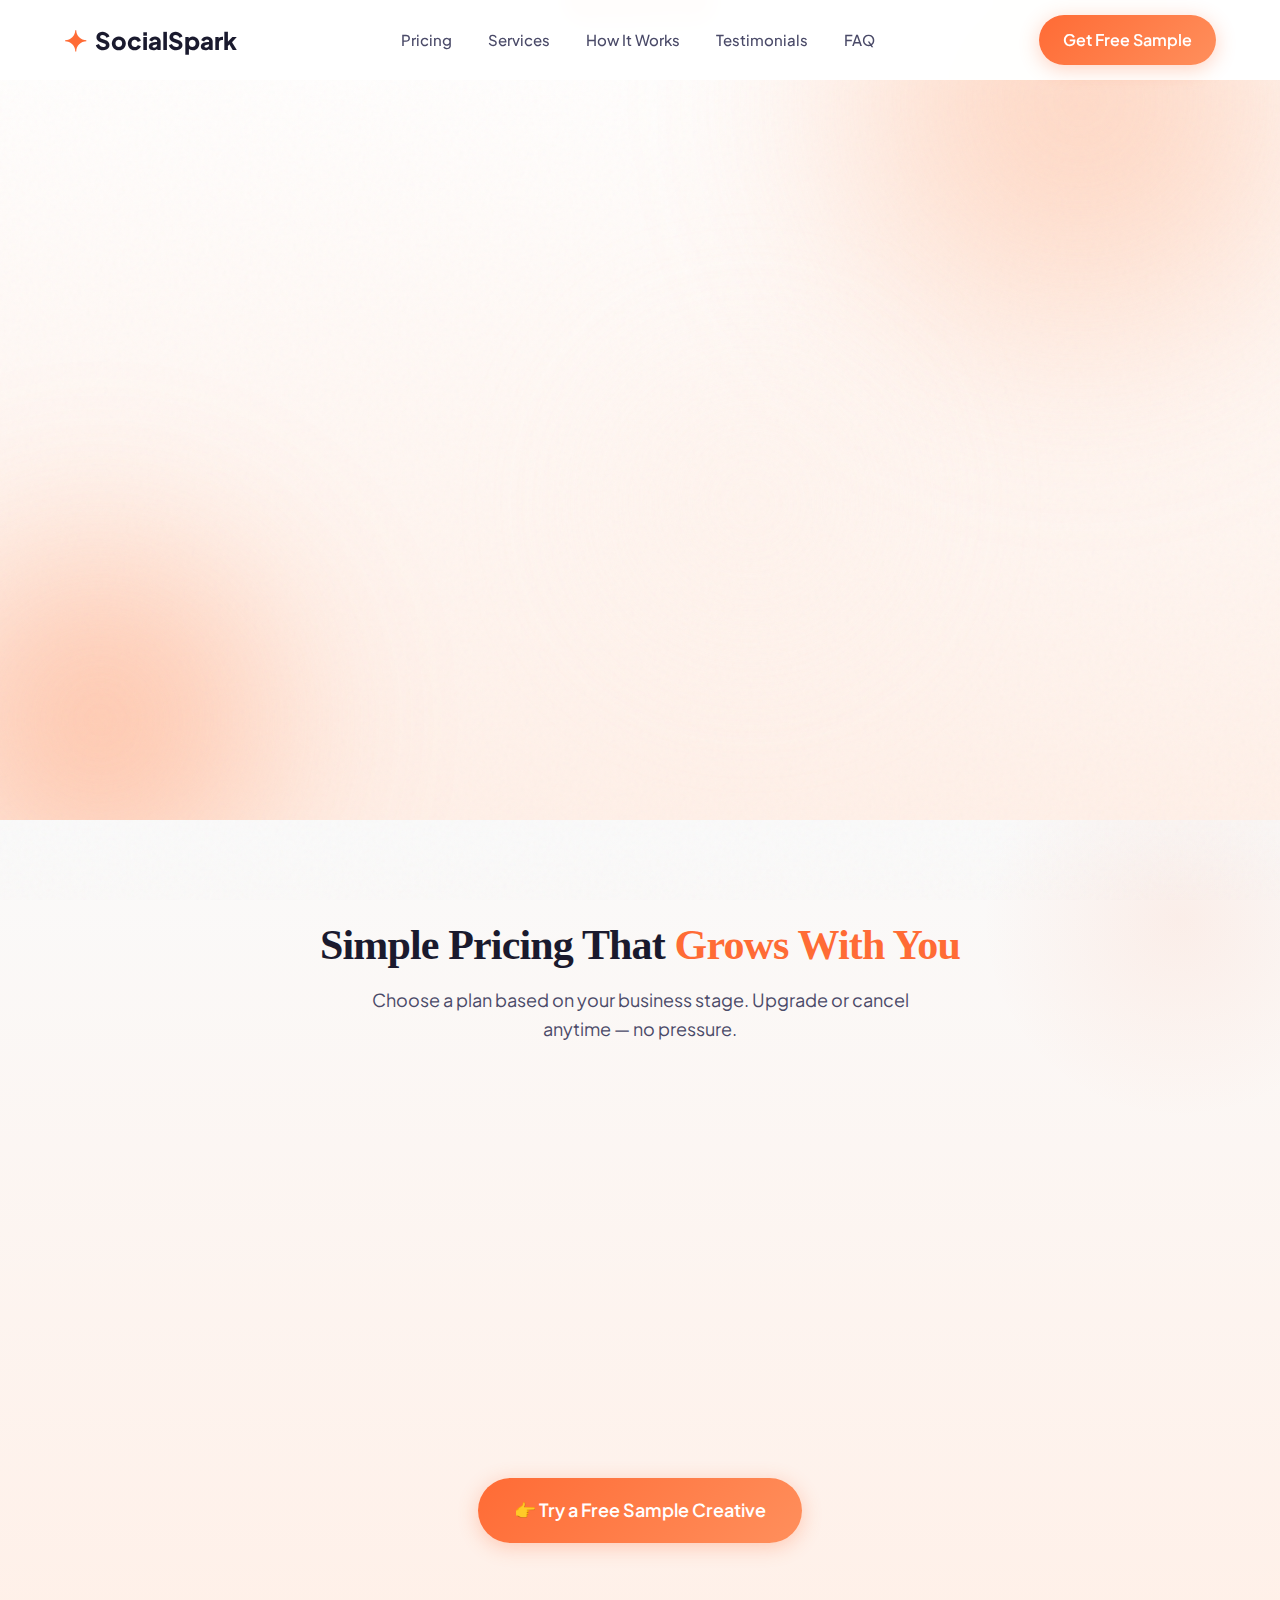
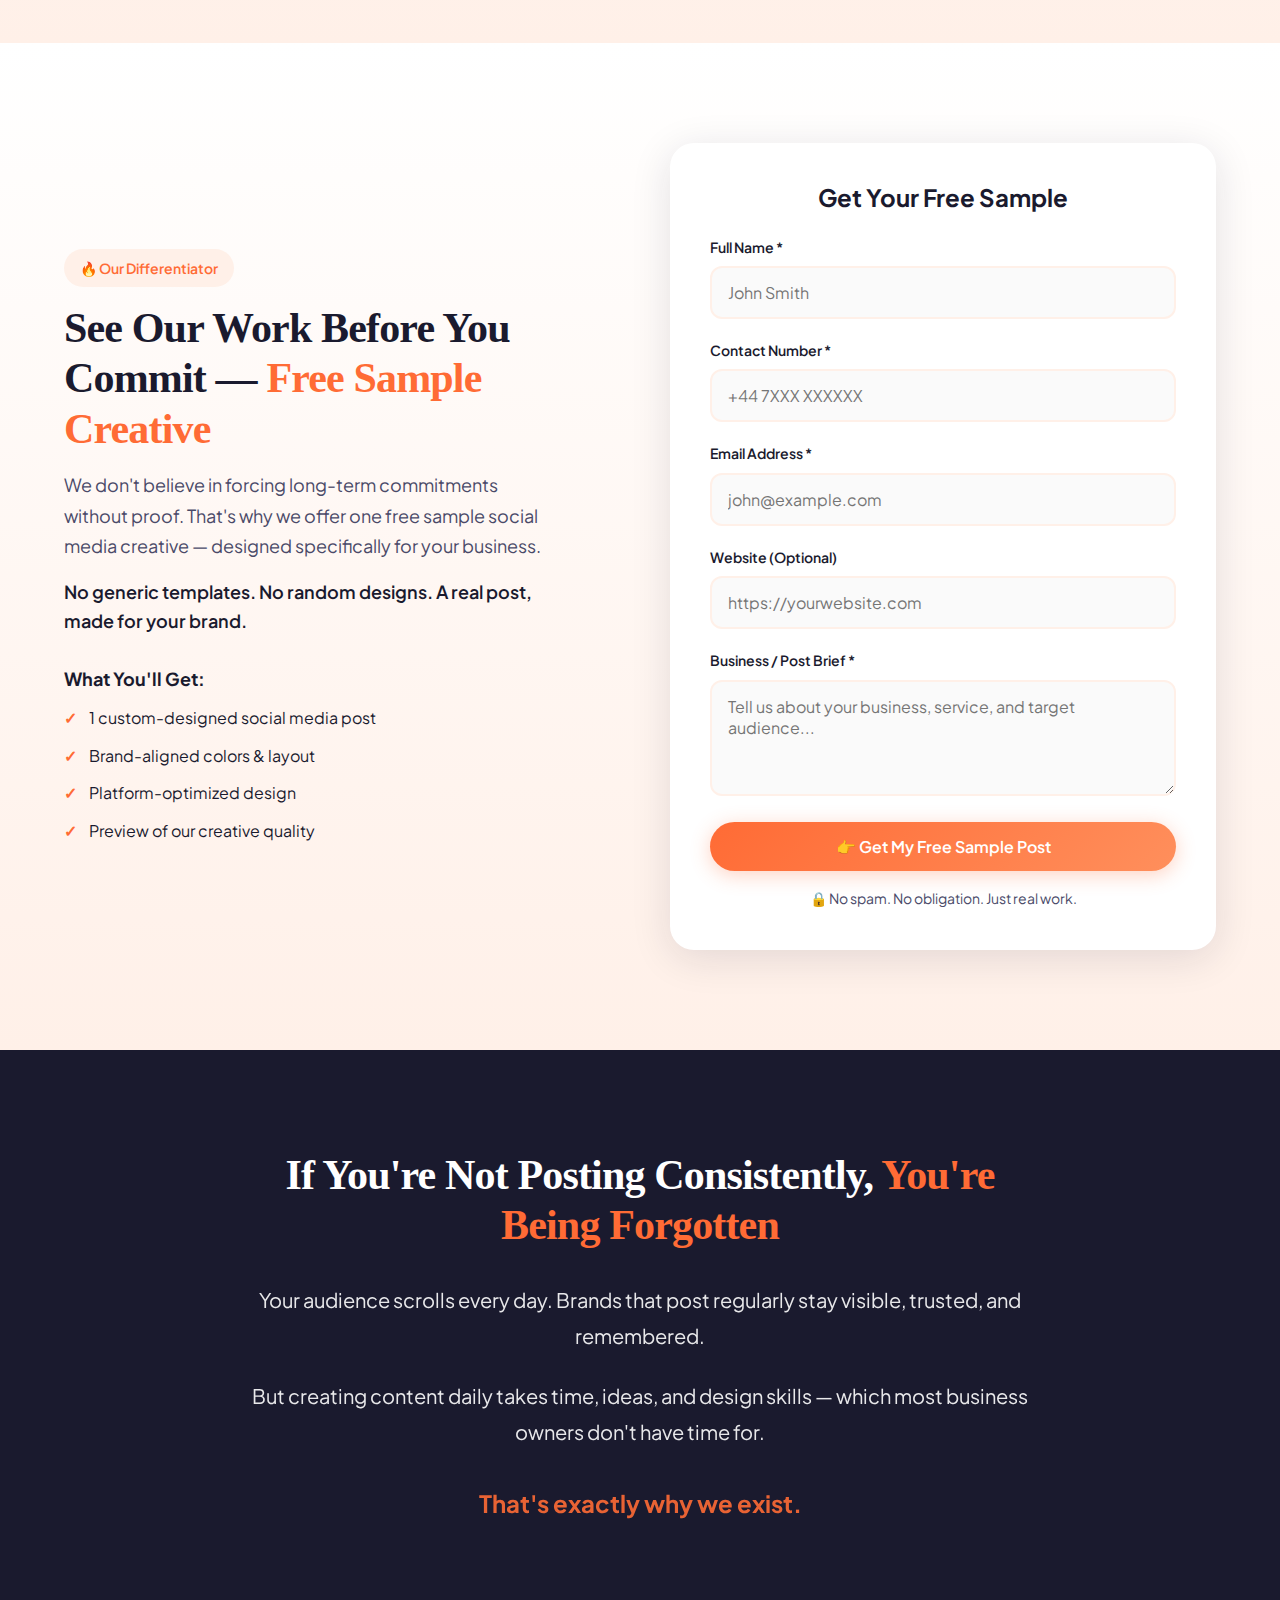
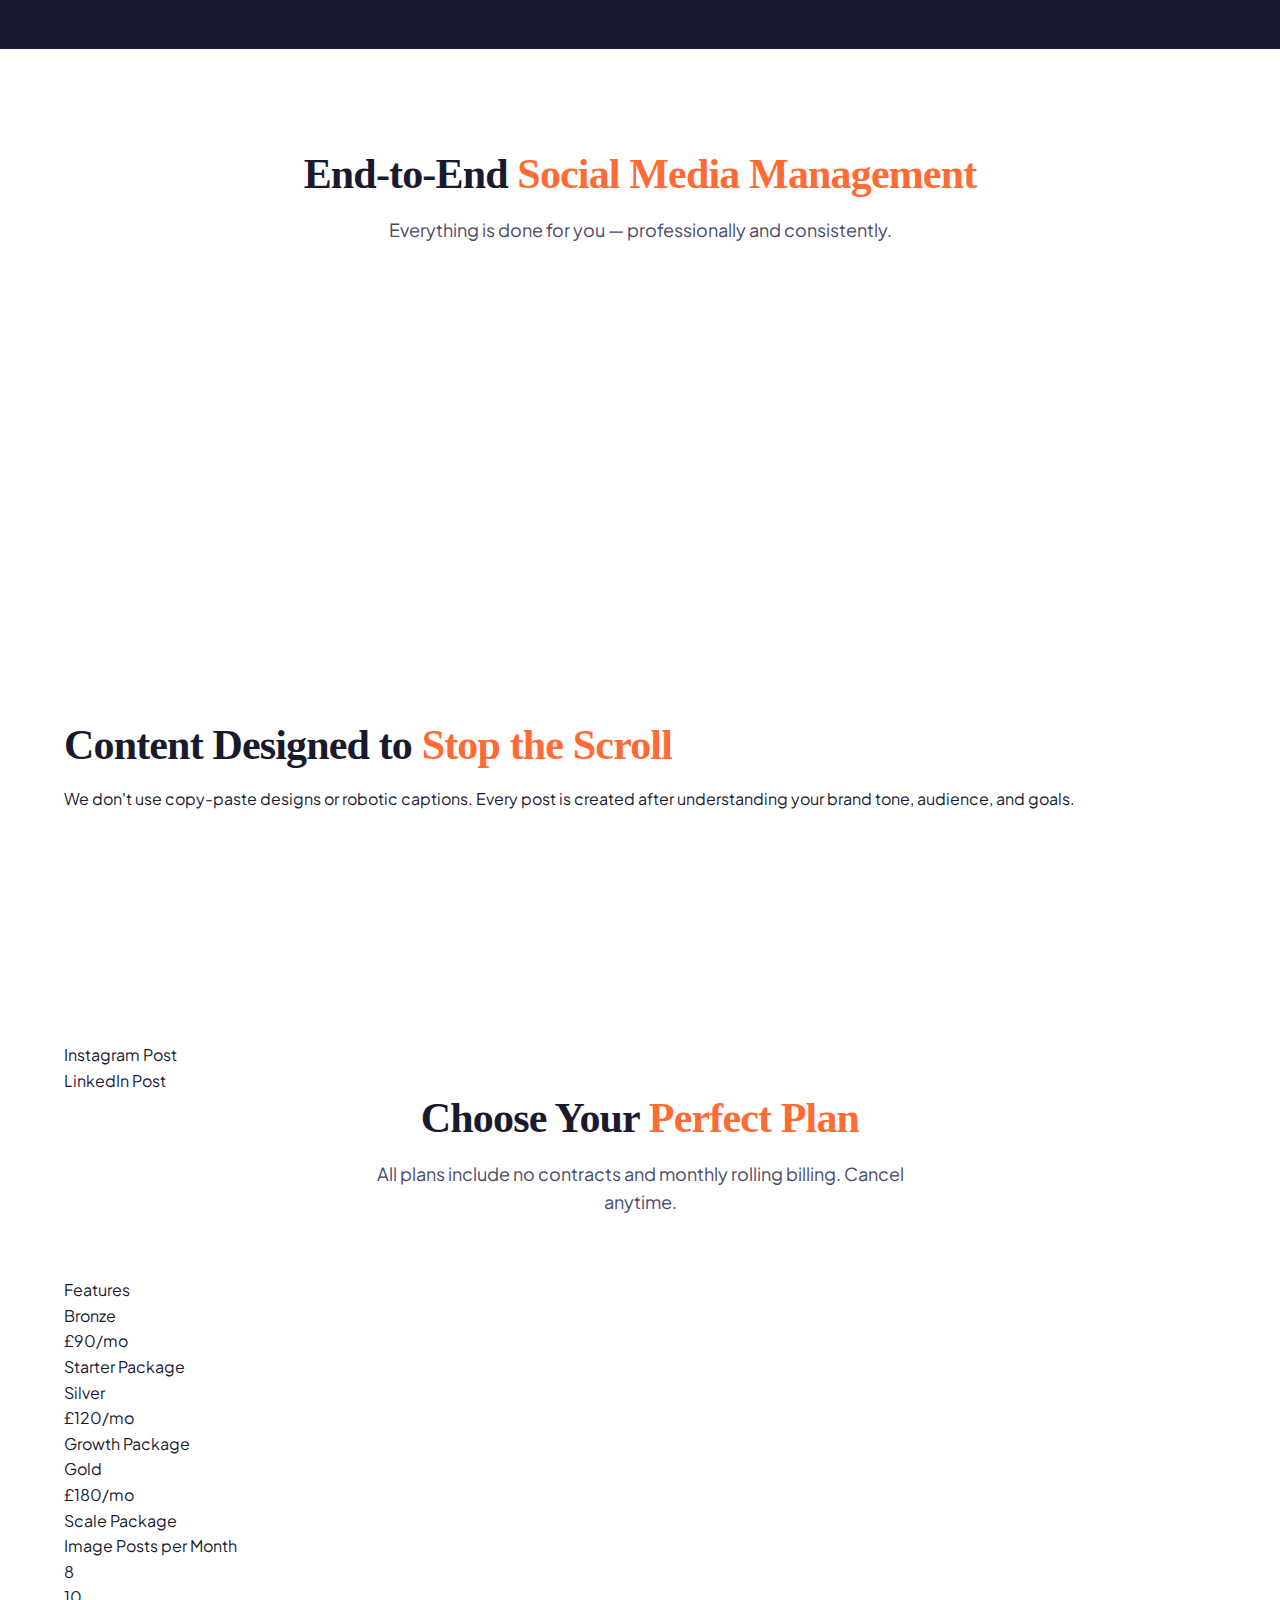
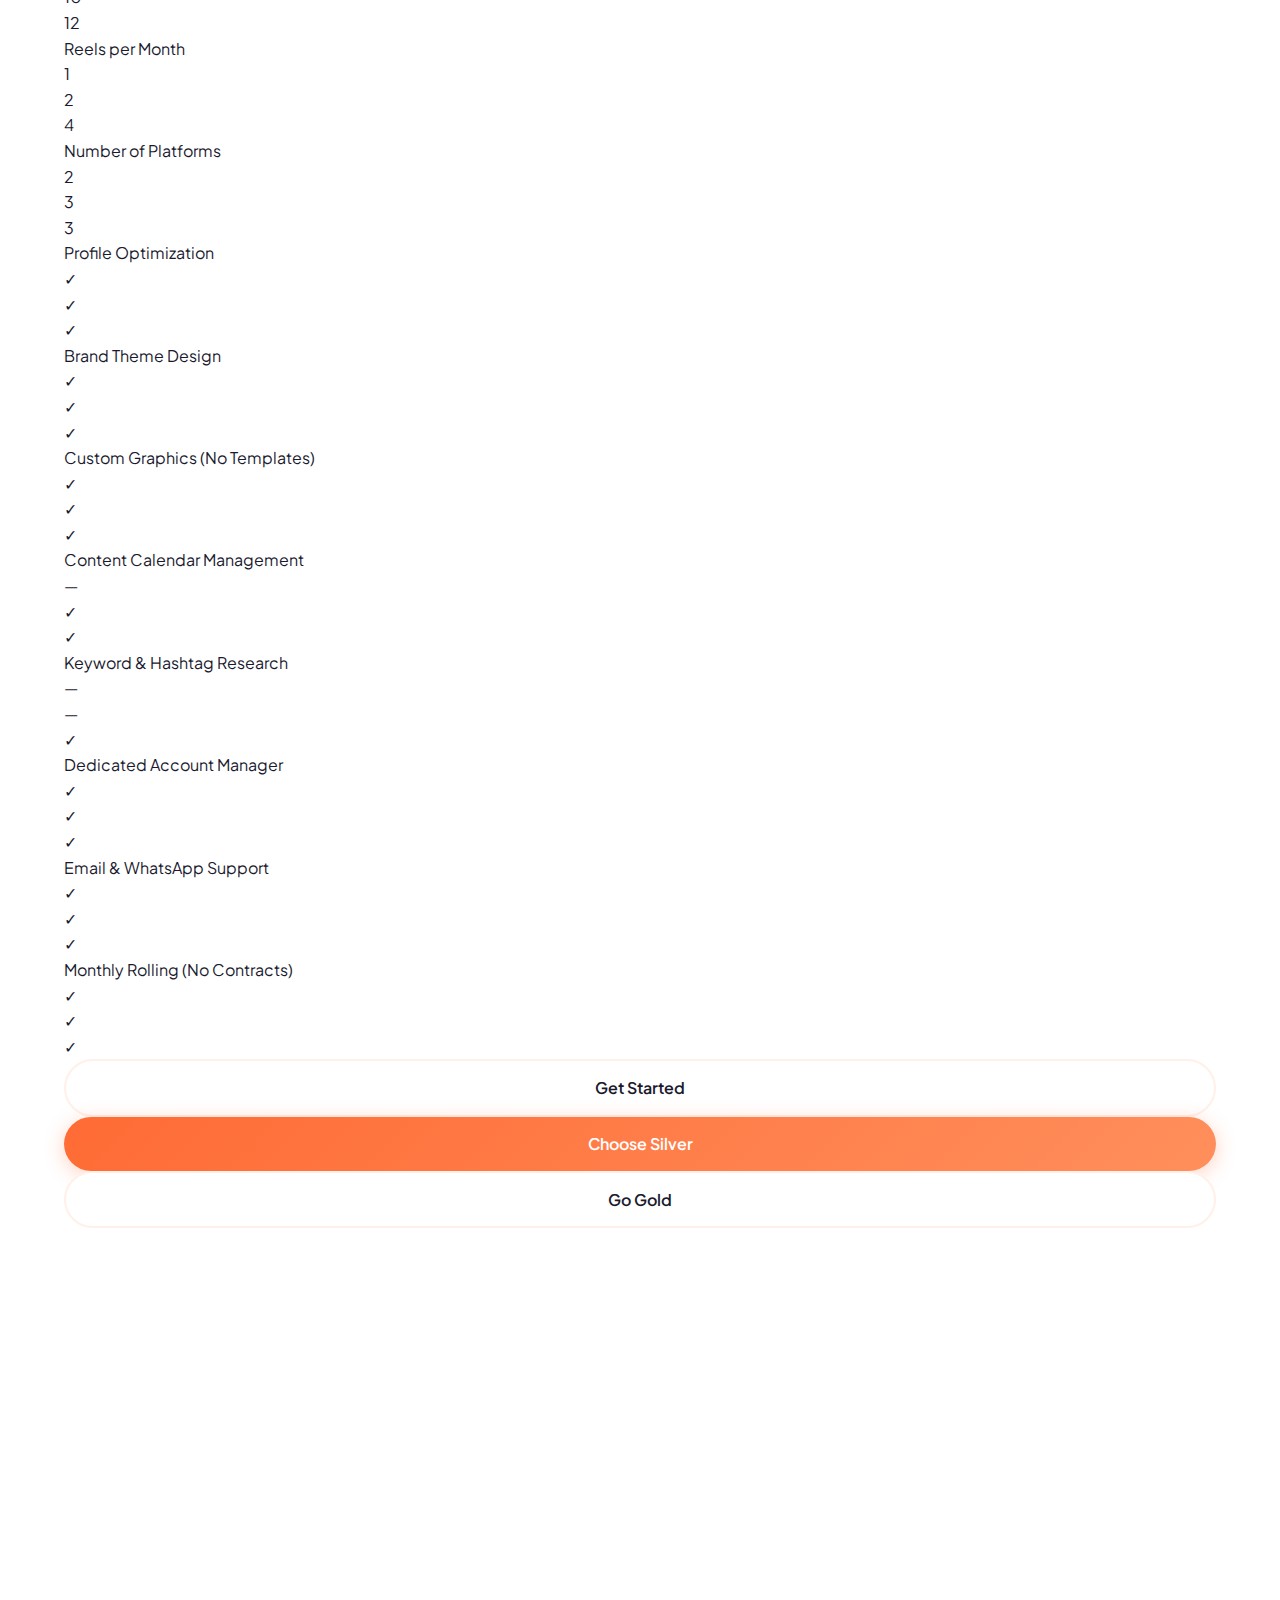
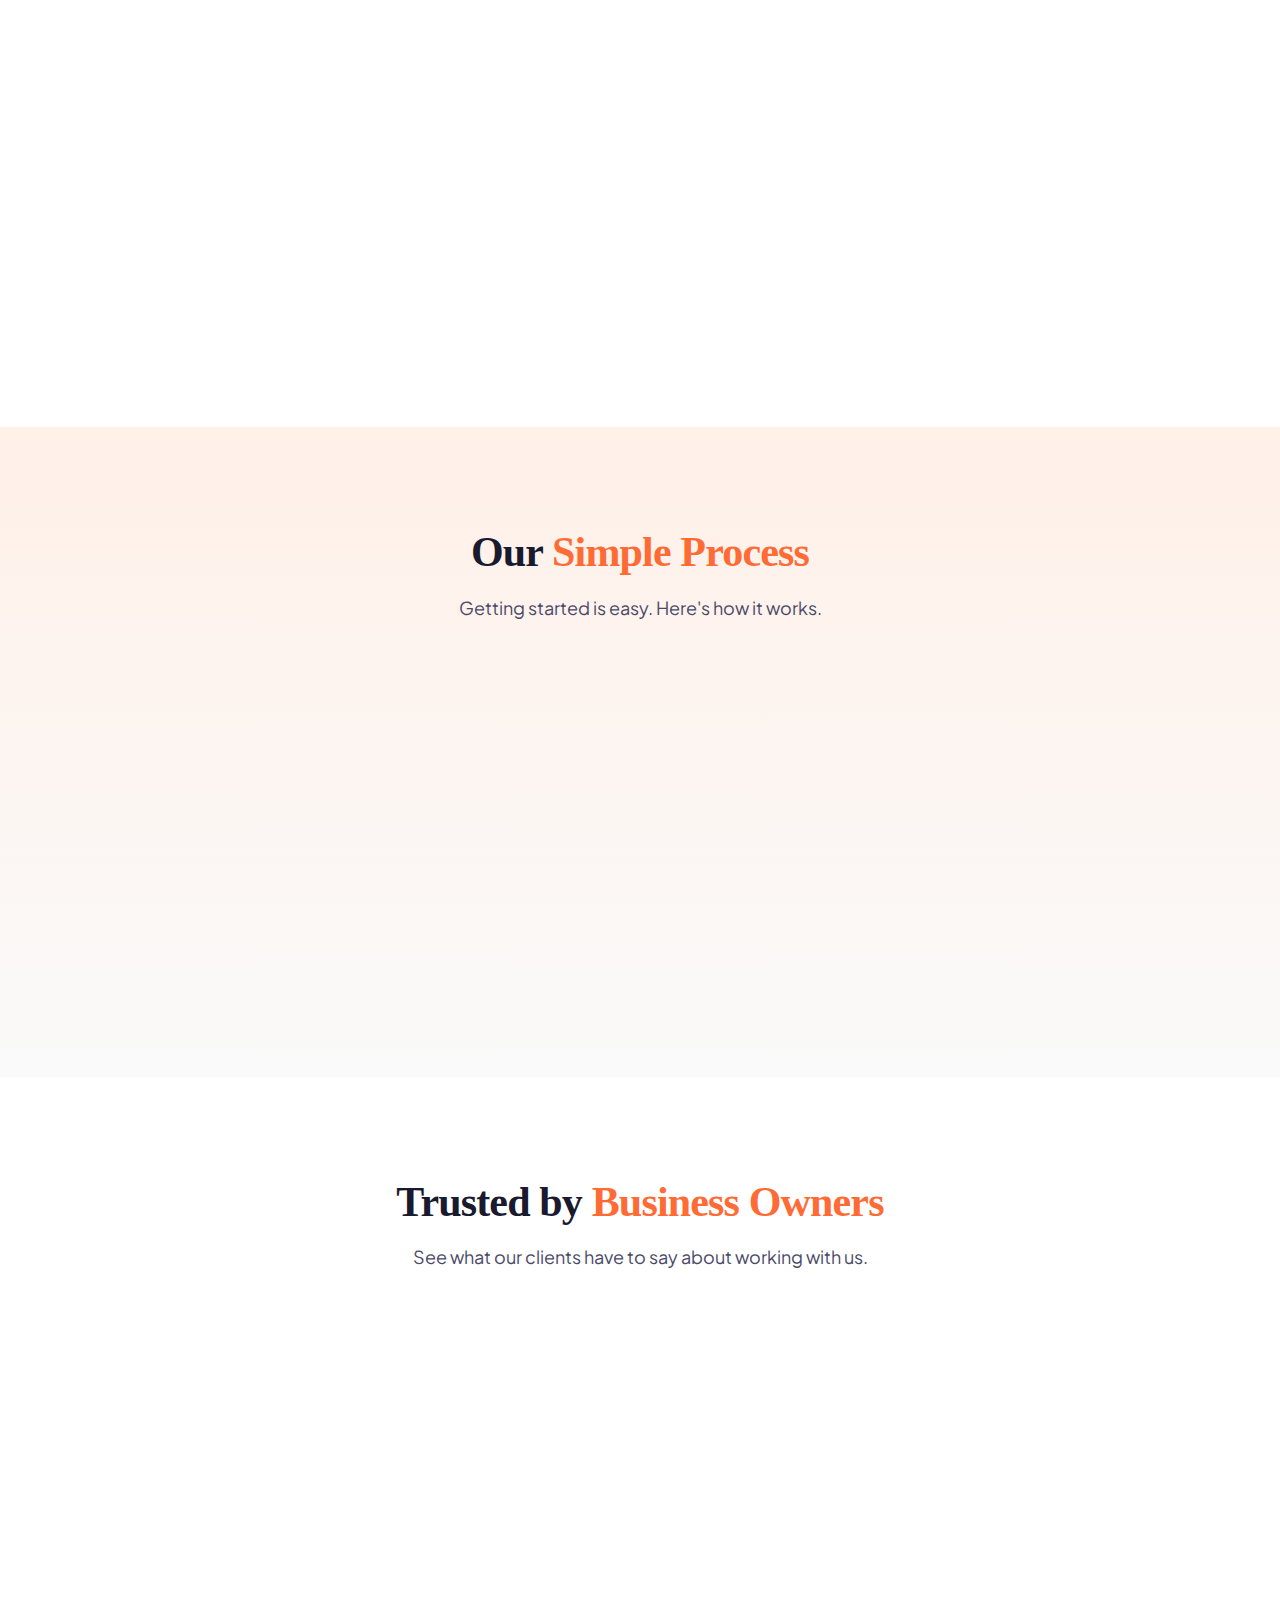
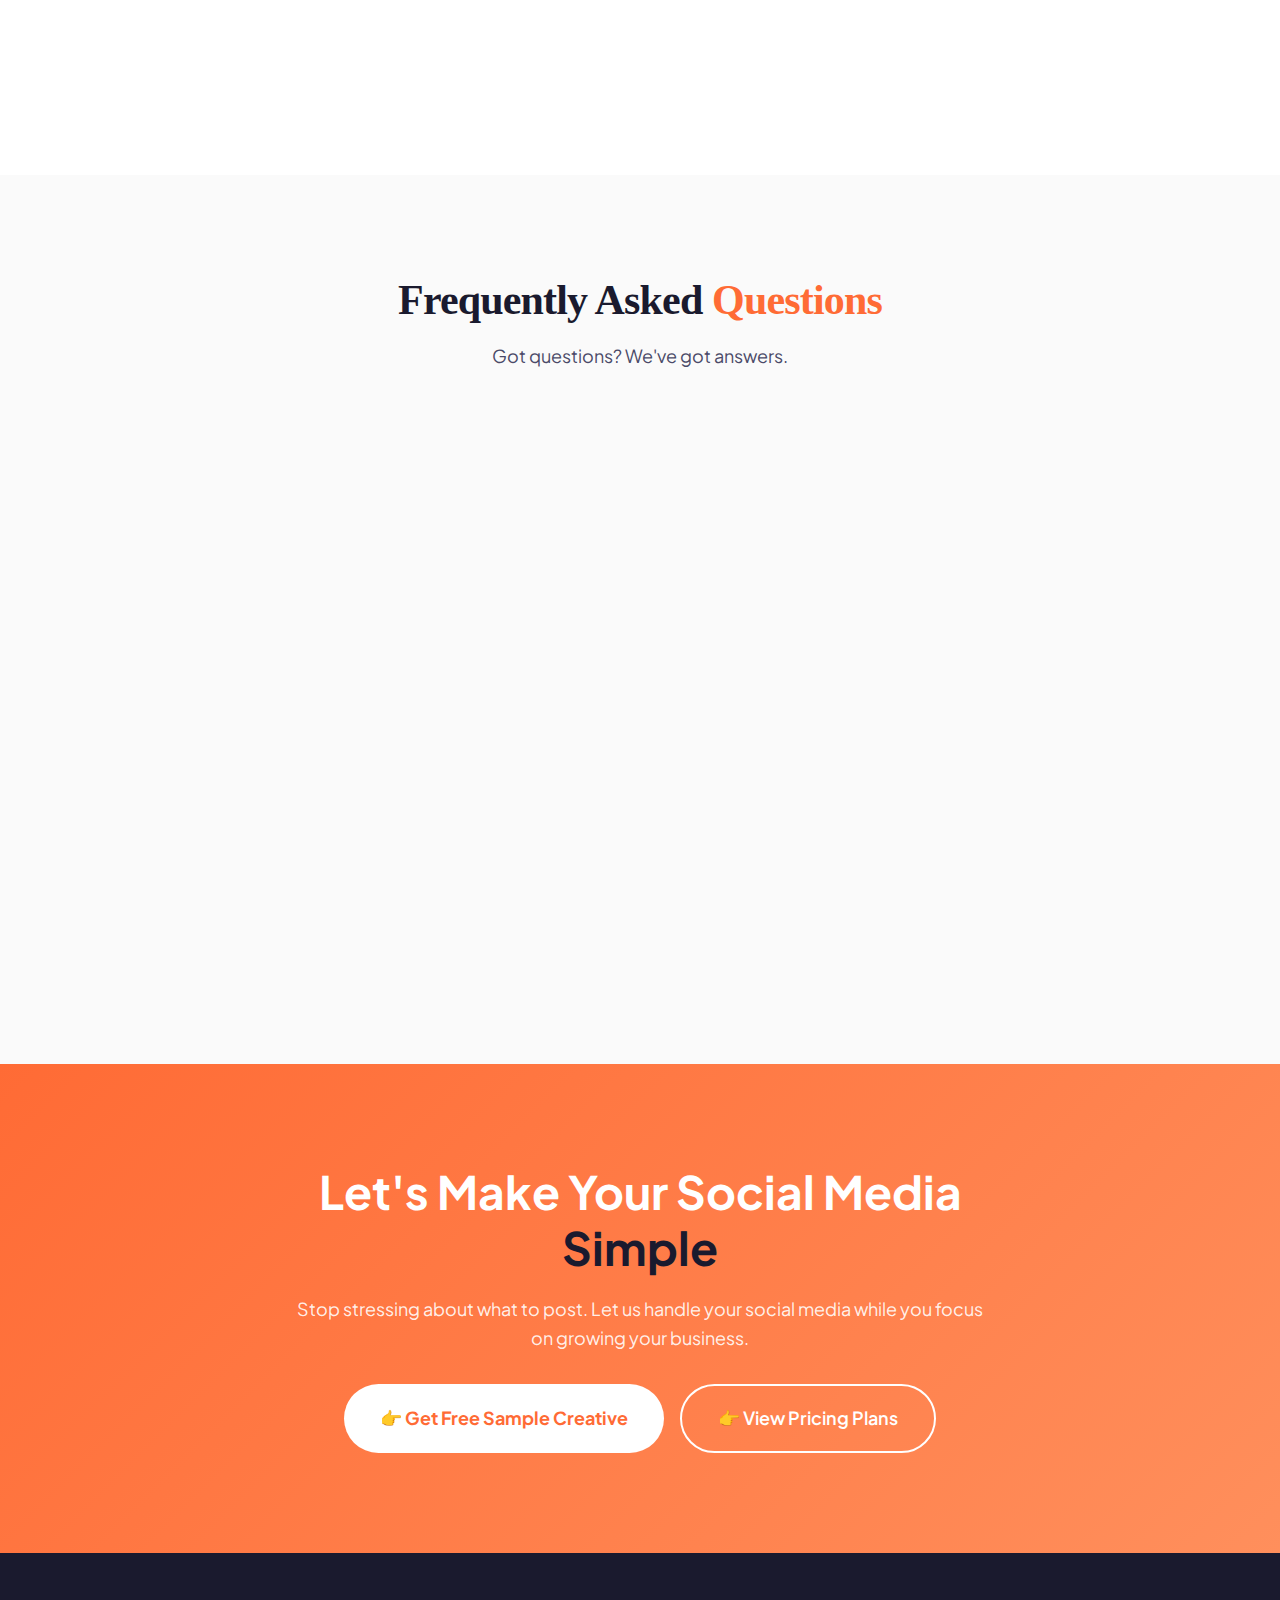
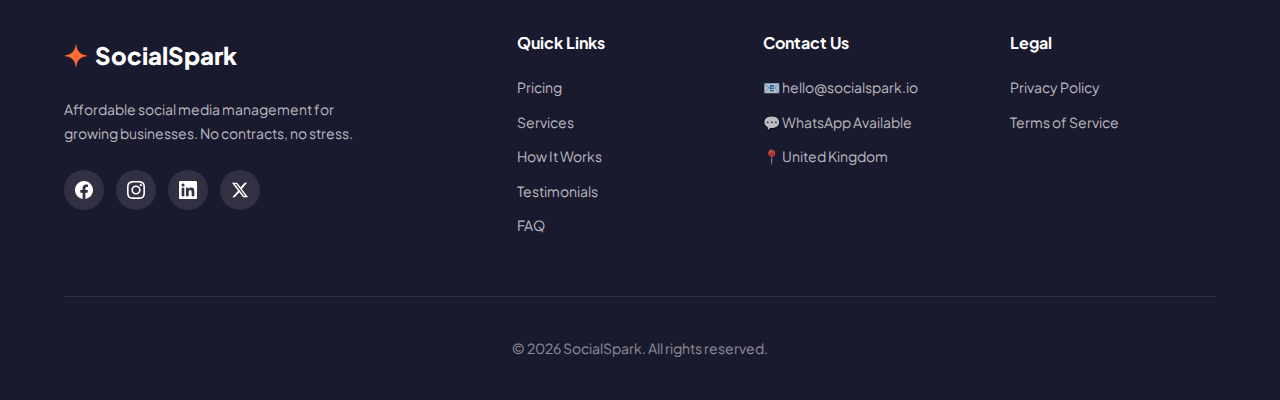
<file: index.html>
<!DOCTYPE html>
<html lang="en">

<head>
    <meta charset="UTF-8">
    <meta name="viewport" content="width=device-width, initial-scale=1.0">
    <meta name="description"
        content="SocialSpark - Affordable social media management for growing businesses. We plan, design, and manage your social media without contracts or high agency fees.">
    <title>SocialSpark | Affordable Social Media Management for Growing Businesses</title>
    <link rel="preconnect" href="https://fonts.googleapis.com">
    <link rel="preconnect" href="https://fonts.gstatic.com" crossorigin>
    <link href="https://fonts.googleapis.com/css2?family=Plus+Jakarta+Sans:wght@400;500;600;700;800&display=swap"
        rel="stylesheet">
    <link rel="stylesheet" href="styles.css">
</head>

<body>
    <!-- Header -->
    <header class="header" id="header">
        <nav class="nav container">
            <a href="/" class="logo">
                <span class="logo-icon">✦</span>
                <span class="logo-text">SocialSpark</span>
            </a>
            <ul class="nav-links" id="navLinks">
                <li><a href="#pricing-overview">Pricing</a></li>
                <li><a href="#services">Services</a></li>
                <li><a href="#how-it-works">How It Works</a></li>
                <li><a href="#testimonials">Testimonials</a></li>
                <li><a href="#faq">FAQ</a></li>
            </ul>
            <a href="#free-sample" class="btn btn-primary nav-cta">Get Free Sample</a>
            <button class="mobile-menu-btn" id="mobileMenuBtn" aria-label="Toggle menu">
                <span></span><span></span><span></span>
            </button>
        </nav>
    </header>

    <!-- SECTION 1: Hero Section -->
    <section class="hero" id="hero">
        <div class="hero-bg">
            <div class="hero-shape hero-shape-1"></div>
            <div class="hero-shape hero-shape-2"></div>
            <div class="hero-shape hero-shape-3"></div>
        </div>
        <div class="container hero-content">
            <div class="hero-text">
                <h1 class="hero-title animate-fade-up">Affordable Social Media Management for <span
                        class="highlight">Growing Businesses</span></h1>
                <p class="hero-subtitle animate-fade-up delay-1">We plan, design, and manage your social media — so you
                    stay consistent without stress, contracts, or high agency fees.</p>

                <div class="usp-badges animate-fade-up delay-2">
                    <div class="usp-badge">
                        <span class="usp-icon">📝</span>
                        <span>No long-term contracts</span>
                    </div>
                    <div class="usp-badge">
                        <span class="usp-icon">✖️</span>
                        <span>Cancel anytime</span>
                    </div>
                    <div class="usp-badge">
                        <span class="usp-icon">💰</span>
                        <span>Budget-friendly plans</span>
                    </div>
                    <div class="usp-badge">
                        <span class="usp-icon">🚀</span>
                        <span>Built for startups</span>
                    </div>
                </div>

                <div class="hero-ctas animate-fade-up delay-3">
                    <a href="#free-sample" class="btn btn-primary btn-lg">👉 Get a Free Sample Post</a>
                    <a href="#pricing-overview" class="btn btn-secondary btn-lg">👉 View Pricing</a>
                </div>
            </div>
            <div class="hero-image animate-fade-up delay-2">
                <div class="dashboard-mockup">
                    <div class="mockup-header">
                        <div class="mockup-dots"><span></span><span></span><span></span></div>
                        <span class="mockup-title">SocialSpark Dashboard</span>
                    </div>
                    <div class="mockup-content">
                        <div class="mockup-sidebar">
                            <div class="sidebar-item active"></div>
                            <div class="sidebar-item"></div>
                            <div class="sidebar-item"></div>
                            <div class="sidebar-item"></div>
                        </div>
                        <div class="mockup-main">
                            <div class="chart-placeholder">
                                <div class="chart-bar" style="--height: 60%"></div>
                                <div class="chart-bar" style="--height: 80%"></div>
                                <div class="chart-bar" style="--height: 45%"></div>
                                <div class="chart-bar" style="--height: 90%"></div>
                                <div class="chart-bar" style="--height: 70%"></div>
                                <div class="chart-bar" style="--height: 85%"></div>
                            </div>
                            <div class="stats-row">
                                <div class="stat-card"><span>📈</span></div>
                                <div class="stat-card"><span>❤️</span></div>
                                <div class="stat-card"><span>👥</span></div>
                            </div>
                        </div>
                    </div>
                </div>
                <div class="floating-card floating-card-1">📊 +47% Growth</div>
                <div class="floating-card floating-card-2">🚀 Post Scheduled!</div>
                <div class="floating-card floating-card-3">💬 12 New Messages</div>
            </div>
        </div>
    </section>

    <!-- SECTION 2: Pricing Overview (Early Visibility) -->
    <section class="pricing-overview" id="pricing-overview">
        <div class="container">
            <div class="section-header">
                <h2 class="section-title">Simple Pricing That <span class="highlight">Grows With You</span></h2>
                <p class="section-subtitle">Choose a plan based on your business stage. Upgrade or cancel anytime — no
                    pressure.</p>
            </div>
            <div class="pricing-overview-grid">
                <div class="pricing-overview-card">
                    <div class="pricing-tier bronze">Bronze</div>
                    <div class="pricing-amount-compact">
                        <span class="currency">£</span>
                        <span class="price-value">90</span>
                        <span class="period">/month</span>
                    </div>
                    <p class="pricing-tagline">Best for startups & solo businesses</p>
                    <a href="#detailed-pricing" class="btn btn-secondary btn-sm">View Details</a>
                </div>
                <div class="pricing-overview-card featured">
                    <div class="popular-tag">Popular</div>
                    <div class="pricing-tier silver">Silver</div>
                    <div class="pricing-amount-compact">
                        <span class="currency">£</span>
                        <span class="price-value">120</span>
                        <span class="period">/month</span>
                    </div>
                    <p class="pricing-tagline">For growing brands that want more consistency</p>
                    <a href="#detailed-pricing" class="btn btn-primary btn-sm">View Details</a>
                </div>
                <div class="pricing-overview-card">
                    <div class="pricing-tier gold">Gold</div>
                    <div class="pricing-amount-compact">
                        <span class="currency">£</span>
                        <span class="price-value">180</span>
                        <span class="period">/month</span>
                    </div>
                    <p class="pricing-tagline">For businesses ready to scale their visibility</p>
                    <a href="#detailed-pricing" class="btn btn-secondary btn-sm">View Details</a>
                </div>
            </div>
            <div class="section-cta">
                <a href="#free-sample" class="btn btn-primary btn-lg">👉 Try a Free Sample Creative</a>
            </div>
        </div>
    </section>

    <!-- SECTION 3: Free Sample Creative (Lead Magnet) -->
    <section class="free-sample" id="free-sample">
        <div class="container">
            <div class="free-sample-grid">
                <div class="free-sample-content">
                    <span class="section-badge">🔥 Our Differentiator</span>
                    <h2 class="section-title">See Our Work Before You Commit — <span class="highlight">Free Sample
                            Creative</span></h2>
                    <p class="free-sample-text">We don't believe in forcing long-term commitments without proof. That's
                        why we offer one free sample social media creative — designed specifically for your business.
                    </p>
                    <p class="free-sample-emphasis">No generic templates. No random designs. A real post, made for your
                        brand.</p>

                    <div class="sample-benefits">
                        <h4>What You'll Get:</h4>
                        <ul class="benefits-list">
                            <li><span class="check">✓</span> 1 custom-designed social media post</li>
                            <li><span class="check">✓</span> Brand-aligned colors & layout</li>
                            <li><span class="check">✓</span> Platform-optimized design</li>
                            <li><span class="check">✓</span> Preview of our creative quality</li>
                        </ul>
                    </div>
                </div>
                <div class="free-sample-form-wrapper">
                    <form class="lead-form" id="leadForm">
                        <h3 class="form-title">Get Your Free Sample</h3>
                        <div class="form-group">
                            <label for="leadName">Full Name *</label>
                            <input type="text" id="leadName" name="name" placeholder="John Smith" required>
                            <span class="error-message"></span>
                        </div>
                        <div class="form-group">
                            <label for="leadPhone">Contact Number *</label>
                            <input type="tel" id="leadPhone" name="phone" placeholder="+44 7XXX XXXXXX" required
                                pattern="[0-9\s\+\-]{10,}" minlength="10"
                                title="Please enter a valid phone number (at least 10 digits)">
                            <span class="error-message"></span>
                        </div>
                        <div class="form-group">
                            <label for="leadEmail">Email Address *</label>
                            <input type="email" id="leadEmail" name="email" placeholder="john@example.com" required>
                            <span class="error-message"></span>
                        </div>
                        <div class="form-group">
                            <label for="leadWebsite">Website (Optional)</label>
                            <input type="url" id="leadWebsite" name="website" placeholder="https://yourwebsite.com">
                        </div>
                        <div class="form-group">
                            <label for="leadBrief">Business / Post Brief *</label>
                            <textarea id="leadBrief" name="brief" rows="4"
                                placeholder="Tell us about your business, service, and target audience..."
                                required></textarea>
                            <span class="error-message"></span>
                        </div>
                        <button type="submit" class="btn btn-primary btn-block">👉 Get My Free Sample Post</button>
                        <p class="form-trust">🔒 No spam. No obligation. Just real work.</p>
                    </form>
                </div>
            </div>
        </div>
    </section>

    <!-- SECTION 4: Why Social Media Matters -->
    <section class="why-social" id="why-social">
        <div class="container">
            <div class="why-social-content">
                <h2 class="section-title">If You're Not Posting Consistently, <span class="highlight">You're Being
                        Forgotten</span></h2>
                <div class="why-social-text">
                    <p>Your audience scrolls every day. Brands that post regularly stay visible, trusted, and
                        remembered.</p>
                    <p>But creating content daily takes time, ideas, and design skills — which most business owners
                        don't have time for.</p>
                    <p class="emphasis">That's exactly why we exist.</p>
                </div>
            </div>
        </div>
    </section>

    <!-- SECTION 5: What We Do (Services) -->
    <section class="services" id="services">
        <div class="container">
            <div class="section-header">
                <h2 class="section-title">End-to-End <span class="highlight">Social Media Management</span></h2>
                <p class="section-subtitle">Everything is done for you — professionally and consistently.</p>
            </div>
            <div class="services-grid">
                <div class="service-card">
                    <div class="service-icon">🎯</div>
                    <h3>Profile Optimization</h3>
                    <p>Complete setup and optimization of your social media profiles for maximum impact.</p>
                </div>
                <div class="service-card">
                    <div class="service-icon">📅</div>
                    <h3>Content Planning & Creation</h3>
                    <p>Strategic content calendars and creative posts that align with your brand goals.</p>
                </div>
                <div class="service-card">
                    <div class="service-icon">✍️</div>
                    <h3>Captions & Hashtag Research</h3>
                    <p>Engaging captions and researched hashtags to maximize your content's reach.</p>
                </div>
                <div class="service-card">
                    <div class="service-icon">🎨</div>
                    <h3>Custom Branded Creatives</h3>
                    <p>Eye-catching graphics designed specifically for your brand identity.</p>
                </div>
                <div class="service-card">
                    <div class="service-icon">📆</div>
                    <h3>Scheduling & Calendar Management</h3>
                    <p>Automated posting at optimal times so your content goes live when it matters.</p>
                </div>
            </div>
        </div>
    </section>

    <!-- SECTION 6: Content & Design Quality Promise -->
    <section class="quality-promise" id="quality-promise">
        <div class="container">
            <div class="quality-grid">
                <div class="quality-content">
                    <h2 class="section-title">Content Designed to <span class="highlight">Stop the Scroll</span></h2>
                    <p class="quality-text">We don't use copy-paste designs or robotic captions. Every post is created
                        after understanding your brand tone, audience, and goals.</p>
                    <ul class="quality-list">
                        <li>
                            <span class="quality-icon">🎨</span>
                            <div>
                                <strong>Custom designs (no templates)</strong>
                                <p>Every graphic is created from scratch for your brand</p>
                            </div>
                        </li>
                        <li>
                            <span class="quality-icon">🎯</span>
                            <div>
                                <strong>Brand-focused visuals</strong>
                                <p>Consistent with your colors, fonts, and personality</p>
                            </div>
                        </li>
                        <li>
                            <span class="quality-icon">👀</span>
                            <div>
                                <strong>Review before publishing</strong>
                                <p>You approve everything before it goes live</p>
                            </div>
                        </li>
                    </ul>
                </div>
                <div class="quality-visual">
                    <div class="quality-showcase">
                        <div class="showcase-card">
                            <div class="showcase-header">Instagram Post</div>
                            <div class="showcase-mockup"></div>
                        </div>
                        <div class="showcase-card offset">
                            <div class="showcase-header">LinkedIn Post</div>
                            <div class="showcase-mockup"></div>
                        </div>
                    </div>
                </div>
            </div>
        </div>
    </section>

    <!-- SECTION 7: Detailed Pricing Plans (Comparison Table) -->
    <section class="detailed-pricing" id="detailed-pricing">
        <div class="container">
            <div class="section-header">
                <h2 class="section-title">Choose Your <span class="highlight">Perfect Plan</span></h2>
                <p class="section-subtitle">All plans include no contracts and monthly rolling billing. Cancel anytime.
                </p>
            </div>

            <!-- Pricing Comparison Table -->
            <div class="pricing-comparison">
                <!-- Table Header -->
                <div class="comparison-header">
                    <div class="comparison-feature-col">Features</div>
                    <div class="comparison-plan-col bronze-col">
                        <div class="plan-badge bronze">Bronze</div>
                        <div class="plan-price">
                            <span class="currency">£</span><span class="price">90</span><span class="period">/mo</span>
                        </div>
                        <p class="plan-tagline">Starter Package</p>
                    </div>
                    <div class="comparison-plan-col silver-col featured-col">
                        <div class="popular-tag">Most Popular</div>
                        <div class="plan-badge silver">Silver</div>
                        <div class="plan-price">
                            <span class="currency">£</span><span class="price">120</span><span class="period">/mo</span>
                        </div>
                        <p class="plan-tagline">Growth Package</p>
                    </div>
                    <div class="comparison-plan-col gold-col">
                        <div class="plan-badge gold">Gold</div>
                        <div class="plan-price">
                            <span class="currency">£</span><span class="price">180</span><span class="period">/mo</span>
                        </div>
                        <p class="plan-tagline">Scale Package</p>
                    </div>
                </div>

                <!-- Table Body -->
                <div class="comparison-body">
                    <!-- Posts Section -->
                    <div class="comparison-row">
                        <div class="comparison-feature-col">Image Posts per Month</div>
                        <div class="comparison-plan-col">8</div>
                        <div class="comparison-plan-col featured-col">10</div>
                        <div class="comparison-plan-col">12</div>
                    </div>
                    <div class="comparison-row">
                        <div class="comparison-feature-col">Reels per Month</div>
                        <div class="comparison-plan-col">1</div>
                        <div class="comparison-plan-col featured-col">2</div>
                        <div class="comparison-plan-col">4</div>
                    </div>

                    <!-- Platforms Section -->
                    <div class="comparison-row">
                        <div class="comparison-feature-col">Number of Platforms</div>
                        <div class="comparison-plan-col">2</div>
                        <div class="comparison-plan-col featured-col">3</div>
                        <div class="comparison-plan-col">3</div>
                    </div>

                    <!-- Features Section -->
                    <div class="comparison-row">
                        <div class="comparison-feature-col">Profile Optimization</div>
                        <div class="comparison-plan-col"><span class="check">✓</span></div>
                        <div class="comparison-plan-col featured-col"><span class="check">✓</span></div>
                        <div class="comparison-plan-col"><span class="check">✓</span></div>
                    </div>
                    <div class="comparison-row">
                        <div class="comparison-feature-col">Brand Theme Design</div>
                        <div class="comparison-plan-col"><span class="check">✓</span></div>
                        <div class="comparison-plan-col featured-col"><span class="check">✓</span></div>
                        <div class="comparison-plan-col"><span class="check">✓</span></div>
                    </div>
                    <div class="comparison-row">
                        <div class="comparison-feature-col">Custom Graphics (No Templates)</div>
                        <div class="comparison-plan-col"><span class="check">✓</span></div>
                        <div class="comparison-plan-col featured-col"><span class="check">✓</span></div>
                        <div class="comparison-plan-col"><span class="check">✓</span></div>
                    </div>
                    <div class="comparison-row">
                        <div class="comparison-feature-col">Content Calendar Management</div>
                        <div class="comparison-plan-col"><span class="cross">—</span></div>
                        <div class="comparison-plan-col featured-col"><span class="check">✓</span></div>
                        <div class="comparison-plan-col"><span class="check">✓</span></div>
                    </div>
                    <div class="comparison-row">
                        <div class="comparison-feature-col">Keyword & Hashtag Research</div>
                        <div class="comparison-plan-col"><span class="cross">—</span></div>
                        <div class="comparison-plan-col featured-col"><span class="cross">—</span></div>
                        <div class="comparison-plan-col"><span class="check">✓</span></div>
                    </div>

                    <!-- Support Section -->
                    <div class="comparison-row">
                        <div class="comparison-feature-col">Dedicated Account Manager</div>
                        <div class="comparison-plan-col"><span class="check">✓</span></div>
                        <div class="comparison-plan-col featured-col"><span class="check">✓</span></div>
                        <div class="comparison-plan-col"><span class="check">✓</span></div>
                    </div>
                    <div class="comparison-row">
                        <div class="comparison-feature-col">Email & WhatsApp Support</div>
                        <div class="comparison-plan-col"><span class="check">✓</span></div>
                        <div class="comparison-plan-col featured-col"><span class="check">✓</span></div>
                        <div class="comparison-plan-col"><span class="check">✓</span></div>
                    </div>
                    <div class="comparison-row">
                        <div class="comparison-feature-col">Monthly Rolling (No Contracts)</div>
                        <div class="comparison-plan-col"><span class="check">✓</span></div>
                        <div class="comparison-plan-col featured-col"><span class="check">✓</span></div>
                        <div class="comparison-plan-col"><span class="check">✓</span></div>
                    </div>
                </div>

                <!-- Table Footer - CTAs -->
                <div class="comparison-footer">
                    <div class="comparison-feature-col"></div>
                    <div class="comparison-plan-col">
                        <a href="#free-sample" class="btn btn-secondary btn-block">Get Started</a>
                    </div>
                    <div class="comparison-plan-col featured-col">
                        <a href="#free-sample" class="btn btn-primary btn-block">Choose Silver</a>
                    </div>
                    <div class="comparison-plan-col">
                        <a href="#free-sample" class="btn btn-secondary btn-block">Go Gold</a>
                    </div>
                </div>
            </div>

            <!-- Mobile Pricing Cards (shown on small screens) -->
            <div class="mobile-pricing-cards">
                <div class="pricing-card">
                    <div class="pricing-header">
                        <div class="plan-badge bronze">Bronze</div>
                        <h3>Starter Package</h3>
                    </div>
                    <div class="pricing-amount">
                        <span class="currency">£</span><span class="price">90</span><span class="period">/month</span>
                    </div>
                    <ul class="pricing-features">
                        <li><span class="feature-check">✓</span> <strong>9 Posts</strong> (8 Image + 1 Reel)</li>
                        <li><span class="feature-check">✓</span> <strong>2 Platforms</strong></li>
                        <li><span class="feature-check">✓</span> Custom Graphics</li>
                        <li><span class="feature-check">✓</span> Account Manager</li>
                        <li><span class="feature-check">✓</span> No Contracts</li>
                    </ul>
                    <a href="#free-sample" class="btn btn-secondary btn-block">Get Started</a>
                </div>

                <div class="pricing-card featured">
                    <div class="popular-badge">Most Popular</div>
                    <div class="pricing-header">
                        <div class="plan-badge silver">Silver</div>
                        <h3>Growth Package</h3>
                    </div>
                    <div class="pricing-amount">
                        <span class="currency">£</span><span class="price">120</span><span class="period">/month</span>
                    </div>
                    <ul class="pricing-features">
                        <li><span class="feature-check">✓</span> <strong>12 Posts</strong> (10 Image + 2 Reel)</li>
                        <li><span class="feature-check">✓</span> <strong>3 Platforms</strong></li>
                        <li><span class="feature-check">✓</span> Custom Graphics</li>
                        <li><span class="feature-check">✓</span> Content Calendar</li>
                        <li><span class="feature-check">✓</span> No Contracts</li>
                    </ul>
                    <a href="#free-sample" class="btn btn-primary btn-block">Choose Silver</a>
                </div>

                <div class="pricing-card">
                    <div class="pricing-header">
                        <div class="plan-badge gold">Gold</div>
                        <h3>Scale Package</h3>
                    </div>
                    <div class="pricing-amount">
                        <span class="currency">£</span><span class="price">180</span><span class="period">/month</span>
                    </div>
                    <ul class="pricing-features">
                        <li><span class="feature-check">✓</span> <strong>16 Posts</strong> (12 Image + 4 Reel)</li>
                        <li><span class="feature-check">✓</span> <strong>3 Platforms</strong></li>
                        <li><span class="feature-check">✓</span> Custom Graphics</li>
                        <li><span class="feature-check">✓</span> Hashtag Research</li>
                        <li><span class="feature-check">✓</span> No Contracts</li>
                    </ul>
                    <a href="#free-sample" class="btn btn-secondary btn-block">Go Gold</a>
                </div>
            </div>
        </div>
    </section>

    <!-- SECTION 8: How It Works -->
    <section class="how-it-works" id="how-it-works">
        <div class="container">
            <div class="section-header">
                <h2 class="section-title">Our <span class="highlight">Simple Process</span></h2>
                <p class="section-subtitle">Getting started is easy. Here's how it works.</p>
            </div>
            <div class="process-steps">
                <div class="process-step">
                    <div class="step-number">1</div>
                    <div class="step-content">
                        <h3>Choose a Plan or Request a Free Sample</h3>
                        <p>Pick the package that fits your needs or try us risk-free with a free sample post.</p>
                    </div>
                </div>
                <div class="process-connector"></div>
                <div class="process-step">
                    <div class="step-number">2</div>
                    <div class="step-content">
                        <h3>Share Your Business Details</h3>
                        <p>Tell us about your brand, audience, and goals so we can create content that resonates.</p>
                    </div>
                </div>
                <div class="process-connector"></div>
                <div class="process-step">
                    <div class="step-number">3</div>
                    <div class="step-content">
                        <h3>We Create & Share Content for Review</h3>
                        <p>Our team designs and writes your content, sending it for your approval before posting.</p>
                    </div>
                </div>
                <div class="process-connector"></div>
                <div class="process-step">
                    <div class="step-number">4</div>
                    <div class="step-content">
                        <h3>After Approval, We Publish Consistently</h3>
                        <p>Once approved, we handle all the scheduling and posting so you stay consistent.</p>
                    </div>
                </div>
            </div>
        </div>
    </section>

    <!-- SECTION 9: Testimonials -->
    <section class="testimonials" id="testimonials">
        <div class="container">
            <div class="section-header">
                <h2 class="section-title">Trusted by <span class="highlight">Business Owners</span></h2>
                <p class="section-subtitle">See what our clients have to say about working with us.</p>
            </div>
            <div class="testimonials-grid">
                <div class="testimonial-card">
                    <div class="stars">★★★★★</div>
                    <p class="testimonial-text">"SocialSpark transformed our social media presence. We went from posting
                        randomly to having a solid strategy that actually brings in customers. The team is responsive
                        and the content quality is outstanding."</p>
                    <div class="testimonial-author">
                        <div class="author-avatar">SM</div>
                        <div class="author-info">
                            <strong>Sarah Mitchell</strong>
                            <span>Boutique Owner</span>
                        </div>
                    </div>
                </div>
                <div class="testimonial-card featured">
                    <div class="stars">★★★★★</div>
                    <p class="testimonial-text">"Finally found a social media team that understands small business
                        budgets! The Bronze plan is perfect for us, and the quality is just as good as what bigger
                        agencies charge triple for. Highly recommend!"</p>
                    <div class="testimonial-author">
                        <div class="author-avatar">MJ</div>
                        <div class="author-info">
                            <strong>Marcus Johnson</strong>
                            <span>Fitness Coach</span>
                        </div>
                    </div>
                </div>
                <div class="testimonial-card">
                    <div class="stars">★★★★★</div>
                    <p class="testimonial-text">"The free sample convinced us immediately. No contracts and the ability
                        to cancel anytime made the decision easy. Our engagement increased by 200% in just 2 months!"
                    </p>
                    <div class="testimonial-author">
                        <div class="author-avatar">EC</div>
                        <div class="author-info">
                            <strong>Emily Chen</strong>
                            <span>Restaurant Owner</span>
                        </div>
                    </div>
                </div>
            </div>
        </div>
    </section>

    <!-- SECTION 10: FAQ -->
    <section class="faq" id="faq">
        <div class="container">
            <div class="section-header">
                <h2 class="section-title">Frequently Asked <span class="highlight">Questions</span></h2>
                <p class="section-subtitle">Got questions? We've got answers.</p>
            </div>
            <div class="faq-list">
                <div class="faq-item">
                    <button class="faq-question" aria-expanded="false">
                        <span>Is the free sample really free?</span>
                        <span class="faq-icon"><svg width="20" height="20" viewBox="0 0 24 24" fill="none"
                                stroke="currentColor" stroke-width="2">
                                <polyline points="6 9 12 15 18 9"></polyline>
                            </svg></span>
                    </button>
                    <div class="faq-answer">
                        <p>Yes, absolutely! We create one custom social media post for your business completely free of
                            charge. No credit card required, no hidden fees, and no obligation to sign up. We believe in
                            earning your trust through our work.</p>
                    </div>
                </div>
                <div class="faq-item">
                    <button class="faq-question" aria-expanded="false">
                        <span>How soon will I get my sample post?</span>
                        <span class="faq-icon"><svg width="20" height="20" viewBox="0 0 24 24" fill="none"
                                stroke="currentColor" stroke-width="2">
                                <polyline points="6 9 12 15 18 9"></polyline>
                            </svg></span>
                    </button>
                    <div class="faq-answer">
                        <p>Once you submit your details, our team will review your business information and deliver your
                            free sample creative within 2-3 business days. We want to make sure it's tailored
                            specifically to your brand.</p>
                    </div>
                </div>
                <div class="faq-item">
                    <button class="faq-question" aria-expanded="false">
                        <span>Can I upgrade or cancel anytime?</span>
                        <span class="faq-icon"><svg width="20" height="20" viewBox="0 0 24 24" fill="none"
                                stroke="currentColor" stroke-width="2">
                                <polyline points="6 9 12 15 18 9"></polyline>
                            </svg></span>
                    </button>
                    <div class="faq-answer">
                        <p>Yes! All our plans are month-to-month with no long-term contracts. You can upgrade to a
                            higher plan at any time to get more posts and platform coverage. If you need to cancel, just
                            let us know before your next billing date — no questions asked, no cancellation fees.</p>
                    </div>
                </div>
                <div class="faq-item">
                    <button class="faq-question" aria-expanded="false">
                        <span>Do you handle captions and hashtags?</span>
                        <span class="faq-icon"><svg width="20" height="20" viewBox="0 0 24 24" fill="none"
                                stroke="currentColor" stroke-width="2">
                                <polyline points="6 9 12 15 18 9"></polyline>
                            </svg></span>
                    </button>
                    <div class="faq-answer">
                        <p>Absolutely! Every post includes professionally written captions that match your brand voice,
                            plus researched hashtags to maximize your content's reach. The Gold plan includes additional
                            keyword and hashtag research for even better visibility.</p>
                    </div>
                </div>
                <div class="faq-item">
                    <button class="faq-question" aria-expanded="false">
                        <span>Which platforms do you support?</span>
                        <span class="faq-icon"><svg width="20" height="20" viewBox="0 0 24 24" fill="none"
                                stroke="currentColor" stroke-width="2">
                                <polyline points="6 9 12 15 18 9"></polyline>
                            </svg></span>
                    </button>
                    <div class="faq-answer">
                        <p>We support Facebook, Instagram, LinkedIn, X (Twitter), and Google Business Profile. Depending
                            on your plan, you can choose 2-3 platforms for us to manage. We optimize content for each
                            platform's specific requirements and audience.</p>
                    </div>
                </div>
                <div class="faq-item">
                    <button class="faq-question" aria-expanded="false">
                        <span>Can I still post on my own social media accounts?</span>
                        <span class="faq-icon"><svg width="20" height="20" viewBox="0 0 24 24" fill="none"
                                stroke="currentColor" stroke-width="2">
                                <polyline points="6 9 12 15 18 9"></polyline>
                            </svg></span>
                    </button>
                    <div class="faq-answer">
                        <p>Definitely! It's your business and your voice — we're just here to make life easier. You can
                            hop in and post whenever you fancy, or leave it all to us. It's totally up to you.</p>
                    </div>
                </div>
            </div>
        </div>
    </section>

    <!-- SECTION 11: Final CTA -->
    <section class="final-cta" id="final-cta">
        <div class="container">
            <div class="final-cta-content">
                <h2>Let's Make Your Social Media <span class="highlight">Simple</span></h2>
                <p>Stop stressing about what to post. Let us handle your social media while you focus on growing your
                    business.</p>
                <div class="final-cta-buttons">
                    <a href="#free-sample" class="btn btn-white btn-lg">👉 Get Free Sample Creative</a>
                    <a href="#detailed-pricing" class="btn btn-outline-white btn-lg">👉 View Pricing Plans</a>
                </div>
            </div>
        </div>
    </section>

    <!-- SECTION 12: Footer -->
    <footer class="footer" id="footer">
        <div class="container">
            <div class="footer-grid">
                <div class="footer-brand">
                    <a href="/" class="logo">
                        <span class="logo-icon">✦</span>
                        <span class="logo-text">SocialSpark</span>
                    </a>
                    <p>Affordable social media management for growing businesses. No contracts, no stress.</p>
                    <div class="footer-social">
                        <a href="https://facebook.com/socialspark" aria-label="Facebook" class="social-link"
                            target="_blank" rel="noopener noreferrer">
                            <svg width="18" height="18" viewBox="0 0 24 24" fill="currentColor">
                                <path
                                    d="M24 12.073c0-6.627-5.373-12-12-12s-12 5.373-12 12c0 5.99 4.388 10.954 10.125 11.854v-8.385H7.078v-3.47h3.047V9.43c0-3.007 1.792-4.669 4.533-4.669 1.312 0 2.686.235 2.686.235v2.953H15.83c-1.491 0-1.956.925-1.956 1.874v2.25h3.328l-.532 3.47h-2.796v8.385C19.612 23.027 24 18.062 24 12.073z" />
                            </svg>
                        </a>
                        <a href="https://instagram.com/socialspark" aria-label="Instagram" class="social-link"
                            target="_blank" rel="noopener noreferrer">
                            <svg width="18" height="18" viewBox="0 0 24 24" fill="currentColor">
                                <path
                                    d="M12 2.163c3.204 0 3.584.012 4.85.07 3.252.148 4.771 1.691 4.919 4.919.058 1.265.069 1.645.069 4.849 0 3.205-.012 3.584-.069 4.849-.149 3.225-1.664 4.771-4.919 4.919-1.266.058-1.644.07-4.85.07-3.204 0-3.584-.012-4.849-.07-3.26-.149-4.771-1.699-4.919-4.92-.058-1.265-.07-1.644-.07-4.849 0-3.204.013-3.583.07-4.849.149-3.227 1.664-4.771 4.919-4.919 1.266-.057 1.645-.069 4.849-.069zM12 0C8.741 0 8.333.014 7.053.072 2.695.272.273 2.69.073 7.052.014 8.333 0 8.741 0 12c0 3.259.014 3.668.072 4.948.2 4.358 2.618 6.78 6.98 6.98C8.333 23.986 8.741 24 12 24c3.259 0 3.668-.014 4.948-.072 4.354-.2 6.782-2.618 6.979-6.98.059-1.28.073-1.689.073-4.948 0-3.259-.014-3.667-.072-4.947-.196-4.354-2.617-6.78-6.979-6.98C15.668.014 15.259 0 12 0zm0 5.838a6.162 6.162 0 100 12.324 6.162 6.162 0 000-12.324zM12 16a4 4 0 110-8 4 4 0 010 8zm6.406-11.845a1.44 1.44 0 100 2.881 1.44 1.44 0 000-2.881z" />
                            </svg>
                        </a>
                        <a href="https://linkedin.com/company/socialspark" aria-label="LinkedIn" class="social-link"
                            target="_blank" rel="noopener noreferrer">
                            <svg width="18" height="18" viewBox="0 0 24 24" fill="currentColor">
                                <path
                                    d="M20.447 20.452h-3.554v-5.569c0-1.328-.027-3.037-1.852-3.037-1.853 0-2.136 1.445-2.136 2.939v5.667H9.351V9h3.414v1.561h.046c.477-.9 1.637-1.85 3.37-1.85 3.601 0 4.267 2.37 4.267 5.455v6.286zM5.337 7.433a2.062 2.062 0 01-2.063-2.065 2.064 2.064 0 112.063 2.065zm1.782 13.019H3.555V9h3.564v11.452zM22.225 0H1.771C.792 0 0 .774 0 1.729v20.542C0 23.227.792 24 1.771 24h20.451C23.2 24 24 23.227 24 22.271V1.729C24 .774 23.2 0 22.222 0h.003z" />
                            </svg>
                        </a>
                        <a href="https://twitter.com/socialspark" aria-label="Twitter" class="social-link"
                            target="_blank" rel="noopener noreferrer">
                            <svg width="18" height="18" viewBox="0 0 24 24" fill="currentColor">
                                <path
                                    d="M18.244 2.25h3.308l-7.227 8.26 8.502 11.24H16.17l-5.214-6.817L4.99 21.75H1.68l7.73-8.835L1.254 2.25H8.08l4.713 6.231zm-1.161 17.52h1.833L7.084 4.126H5.117z" />
                            </svg>
                        </a>
                    </div>
                </div>
                <div class="footer-links">
                    <h4>Quick Links</h4>
                    <ul>
                        <li><a href="#pricing-overview">Pricing</a></li>
                        <li><a href="#services">Services</a></li>
                        <li><a href="#how-it-works">How It Works</a></li>
                        <li><a href="#testimonials">Testimonials</a></li>
                        <li><a href="#faq">FAQ</a></li>
                    </ul>
                </div>
                <div class="footer-links">
                    <h4>Contact Us</h4>
                    <ul>
                        <li>📧 <a href="mailto:hello@socialspark.io">hello@socialspark.io</a></li>
                        <li>💬 WhatsApp Available</li>
                        <li>📍 United Kingdom</li>
                    </ul>
                </div>
                <div class="footer-links">
                    <h4>Legal</h4>
                    <ul>
                        <li><a href="privacy.html">Privacy Policy</a></li>
                        <li><a href="terms.html">Terms of Service</a></li>
                    </ul>
                </div>
            </div>
            <div class="footer-bottom">
                <p>&copy; 2026 SocialSpark. All rights reserved.</p>
            </div>
        </div>
    </footer>

    <script src="main.js"></script>
</body>

</html>
</file>
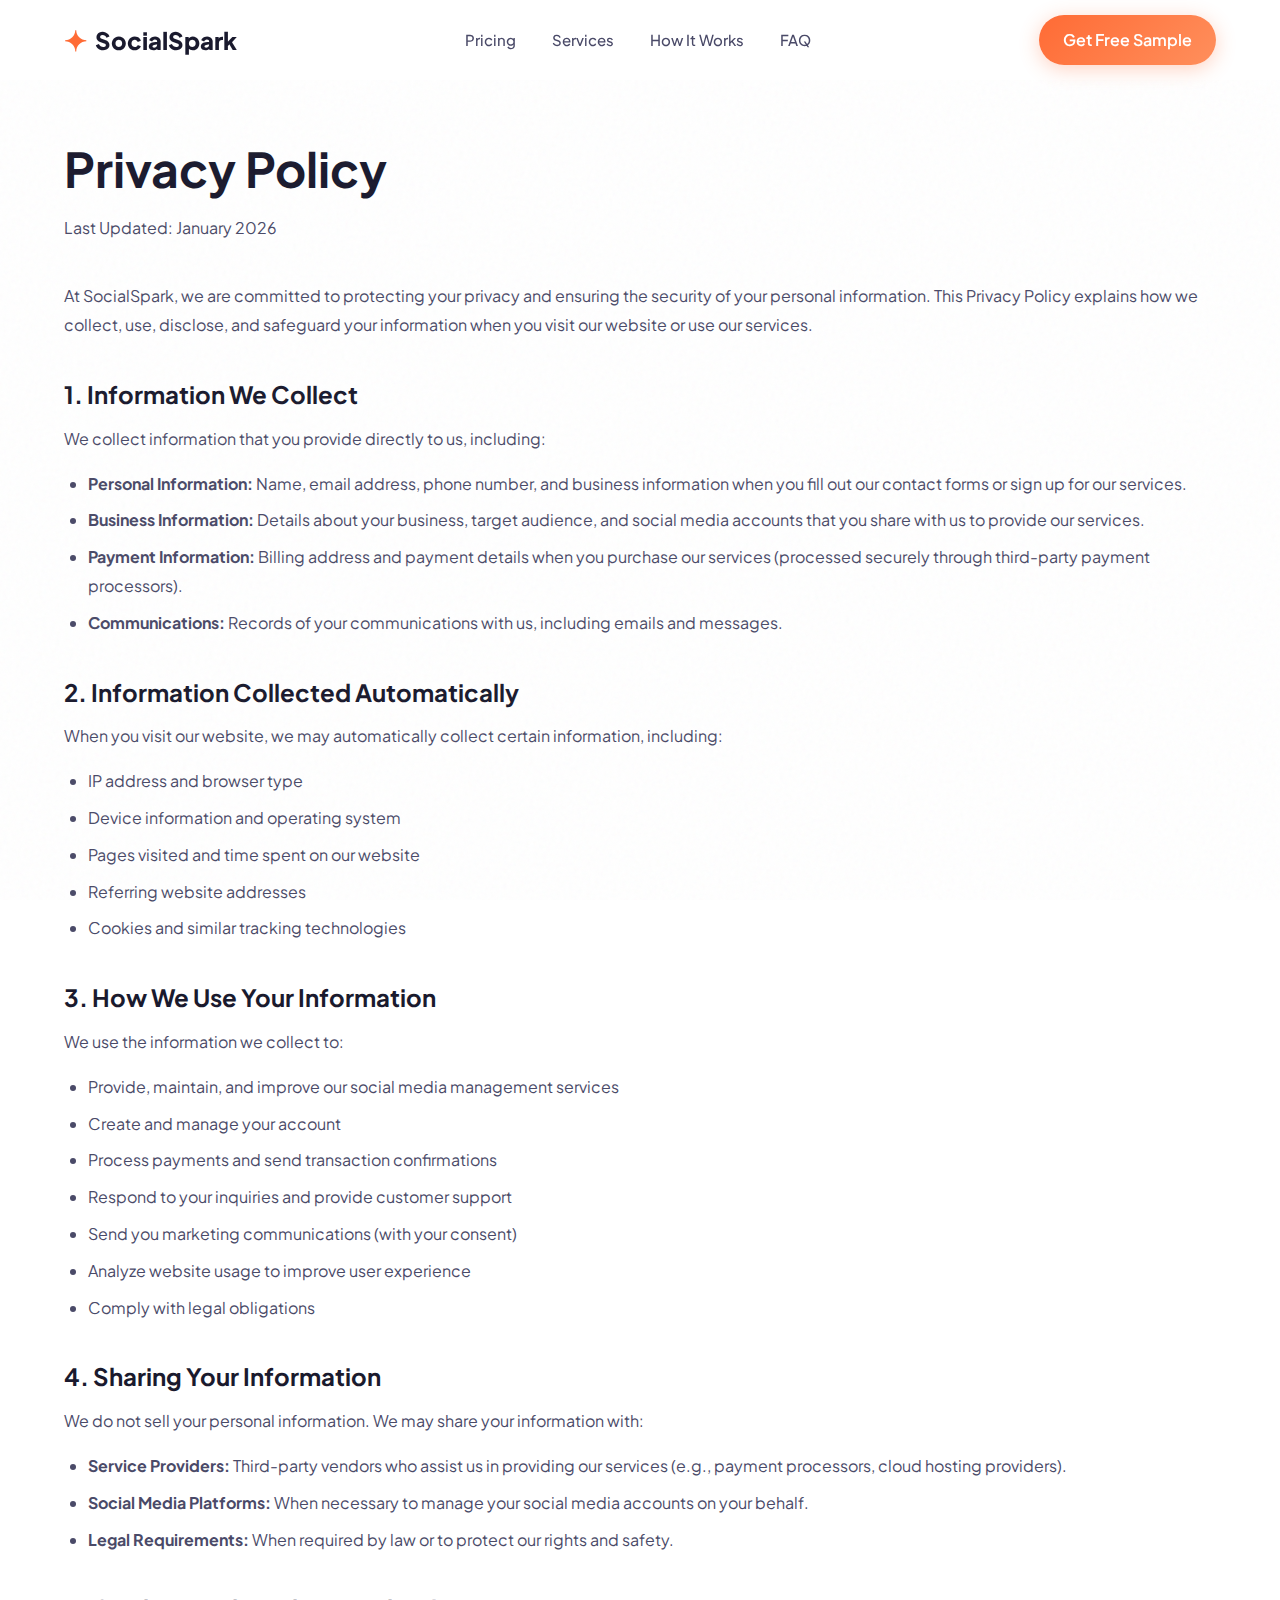
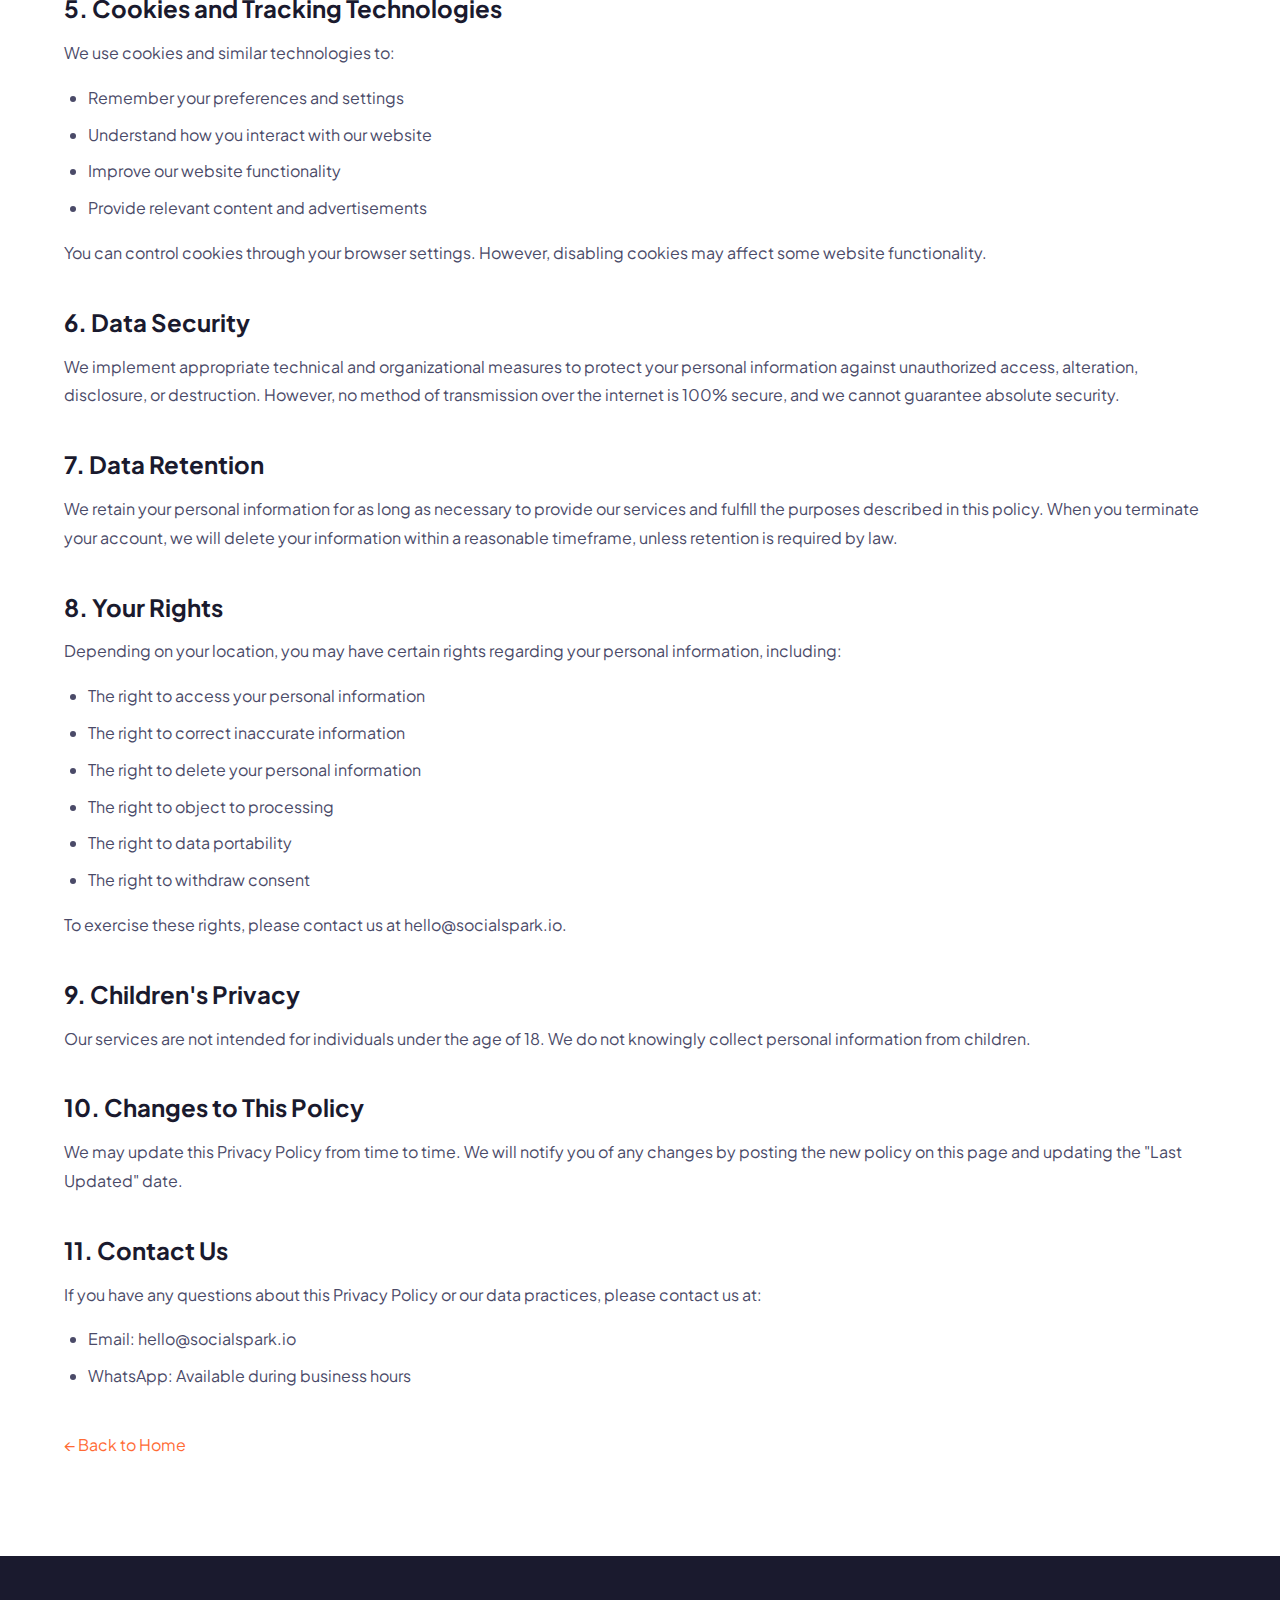
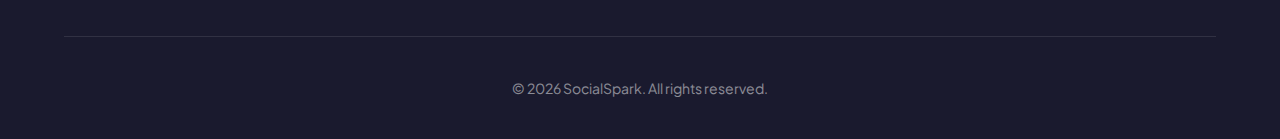
<file: privacy.html>
<!DOCTYPE html>
<html lang="en">

<head>
    <meta charset="UTF-8">
    <meta name="viewport" content="width=device-width, initial-scale=1.0">
    <meta name="description"
        content="Privacy Policy - SocialSpark. Learn how we collect, use, and protect your personal information.">
    <title>Privacy Policy | SocialSpark</title>
    <link rel="preconnect" href="https://fonts.googleapis.com">
    <link rel="preconnect" href="https://fonts.gstatic.com" crossorigin>
    <link href="https://fonts.googleapis.com/css2?family=Plus+Jakarta+Sans:wght@400;500;600;700;800&display=swap"
        rel="stylesheet">
    <link rel="stylesheet" href="styles.css">
</head>

<body>
    <!-- Header -->
    <header class="header" id="header">
        <nav class="nav container">
            <a href="index.html" class="logo">
                <span class="logo-icon">✦</span>
                <span class="logo-text">SocialSpark</span>
            </a>
            <ul class="nav-links" id="navLinks">
                <li><a href="index.html#pricing-overview">Pricing</a></li>
                <li><a href="index.html#services">Services</a></li>
                <li><a href="index.html#how-it-works">How It Works</a></li>
                <li><a href="index.html#faq">FAQ</a></li>
            </ul>
            <a href="index.html#free-sample" class="btn btn-primary nav-cta">Get Free Sample</a>
            <button class="mobile-menu-btn" id="mobileMenuBtn" aria-label="Toggle menu">
                <span></span><span></span><span></span>
            </button>
        </nav>
    </header>

    <!-- Privacy Policy Content -->
    <section class="legal-page">
        <div class="container">
            <h1>Privacy Policy</h1>
            <p class="last-updated">Last Updated: January 2026</p>

            <p>At SocialSpark, we are committed to protecting your privacy and ensuring the security of your personal
                information. This Privacy Policy explains how we collect, use, disclose, and safeguard your information
                when you visit our website or use our services.</p>

            <h2>1. Information We Collect</h2>
            <p>We collect information that you provide directly to us, including:</p>
            <ul>
                <li><strong>Personal Information:</strong> Name, email address, phone number, and business information
                    when you fill out our contact forms or sign up for our services.</li>
                <li><strong>Business Information:</strong> Details about your business, target audience, and social
                    media accounts that you share with us to provide our services.</li>
                <li><strong>Payment Information:</strong> Billing address and payment details when you purchase our
                    services (processed securely through third-party payment processors).</li>
                <li><strong>Communications:</strong> Records of your communications with us, including emails and
                    messages.</li>
            </ul>

            <h2>2. Information Collected Automatically</h2>
            <p>When you visit our website, we may automatically collect certain information, including:</p>
            <ul>
                <li>IP address and browser type</li>
                <li>Device information and operating system</li>
                <li>Pages visited and time spent on our website</li>
                <li>Referring website addresses</li>
                <li>Cookies and similar tracking technologies</li>
            </ul>

            <h2>3. How We Use Your Information</h2>
            <p>We use the information we collect to:</p>
            <ul>
                <li>Provide, maintain, and improve our social media management services</li>
                <li>Create and manage your account</li>
                <li>Process payments and send transaction confirmations</li>
                <li>Respond to your inquiries and provide customer support</li>
                <li>Send you marketing communications (with your consent)</li>
                <li>Analyze website usage to improve user experience</li>
                <li>Comply with legal obligations</li>
            </ul>

            <h2>4. Sharing Your Information</h2>
            <p>We do not sell your personal information. We may share your information with:</p>
            <ul>
                <li><strong>Service Providers:</strong> Third-party vendors who assist us in providing our services
                    (e.g., payment processors, cloud hosting providers).</li>
                <li><strong>Social Media Platforms:</strong> When necessary to manage your social media accounts on your
                    behalf.</li>
                <li><strong>Legal Requirements:</strong> When required by law or to protect our rights and safety.</li>
            </ul>

            <h2>5. Cookies and Tracking Technologies</h2>
            <p>We use cookies and similar technologies to:</p>
            <ul>
                <li>Remember your preferences and settings</li>
                <li>Understand how you interact with our website</li>
                <li>Improve our website functionality</li>
                <li>Provide relevant content and advertisements</li>
            </ul>
            <p>You can control cookies through your browser settings. However, disabling cookies may affect some website
                functionality.</p>

            <h2>6. Data Security</h2>
            <p>We implement appropriate technical and organizational measures to protect your personal information
                against unauthorized access, alteration, disclosure, or destruction. However, no method of transmission
                over the internet is 100% secure, and we cannot guarantee absolute security.</p>

            <h2>7. Data Retention</h2>
            <p>We retain your personal information for as long as necessary to provide our services and fulfill the
                purposes described in this policy. When you terminate your account, we will delete your information
                within a reasonable timeframe, unless retention is required by law.</p>

            <h2>8. Your Rights</h2>
            <p>Depending on your location, you may have certain rights regarding your personal information, including:
            </p>
            <ul>
                <li>The right to access your personal information</li>
                <li>The right to correct inaccurate information</li>
                <li>The right to delete your personal information</li>
                <li>The right to object to processing</li>
                <li>The right to data portability</li>
                <li>The right to withdraw consent</li>
            </ul>
            <p>To exercise these rights, please contact us at hello@socialspark.io.</p>

            <h2>9. Children's Privacy</h2>
            <p>Our services are not intended for individuals under the age of 18. We do not knowingly collect personal
                information from children.</p>

            <h2>10. Changes to This Policy</h2>
            <p>We may update this Privacy Policy from time to time. We will notify you of any changes by posting the new
                policy on this page and updating the "Last Updated" date.</p>

            <h2>11. Contact Us</h2>
            <p>If you have any questions about this Privacy Policy or our data practices, please contact us at:</p>
            <ul>
                <li>Email: hello@socialspark.io</li>
                <li>WhatsApp: Available during business hours</li>
            </ul>

            <p style="margin-top: 40px;"><a href="index.html">← Back to Home</a></p>
        </div>
    </section>

    <!-- Footer -->
    <footer class="footer">
        <div class="container">
            <div class="footer-bottom">
                <p>&copy; 2026 SocialSpark. All rights reserved.</p>
            </div>
        </div>
    </footer>

    <script src="main.js"></script>
</body>

</html>
</file>
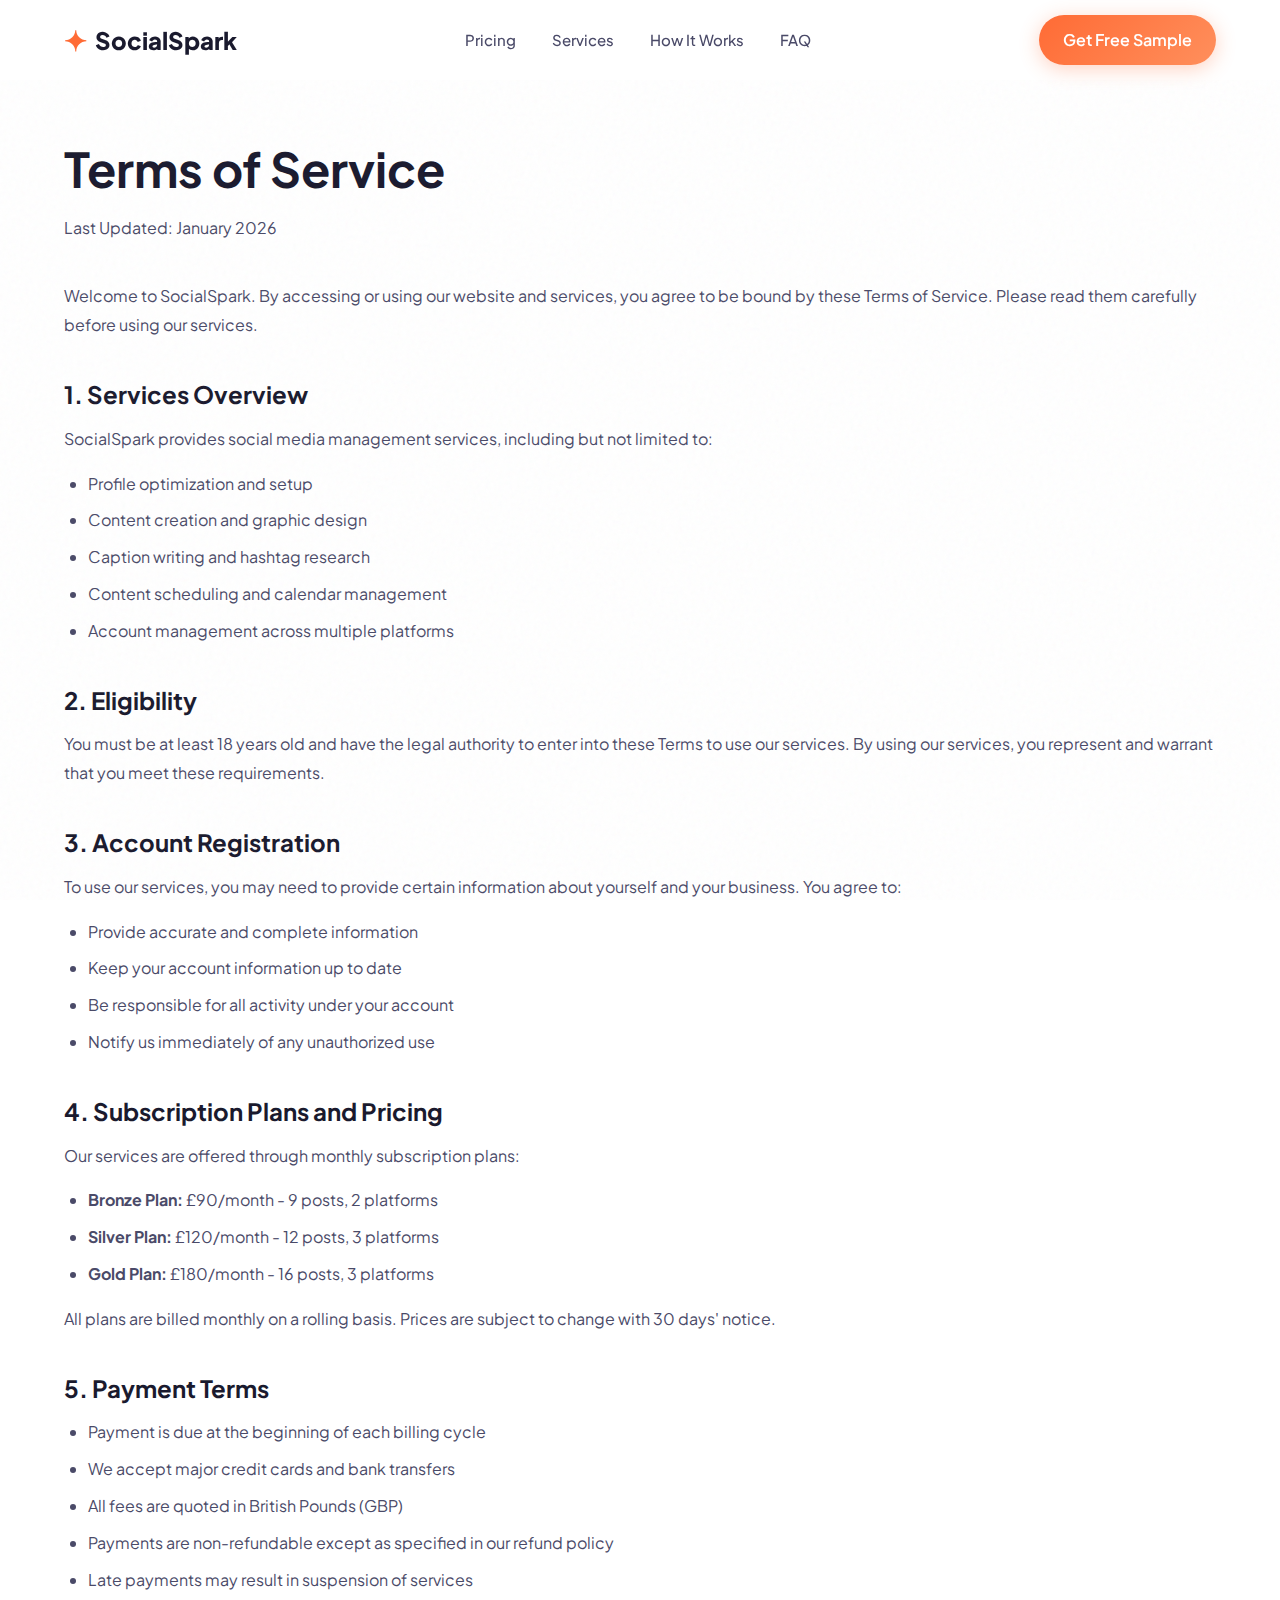
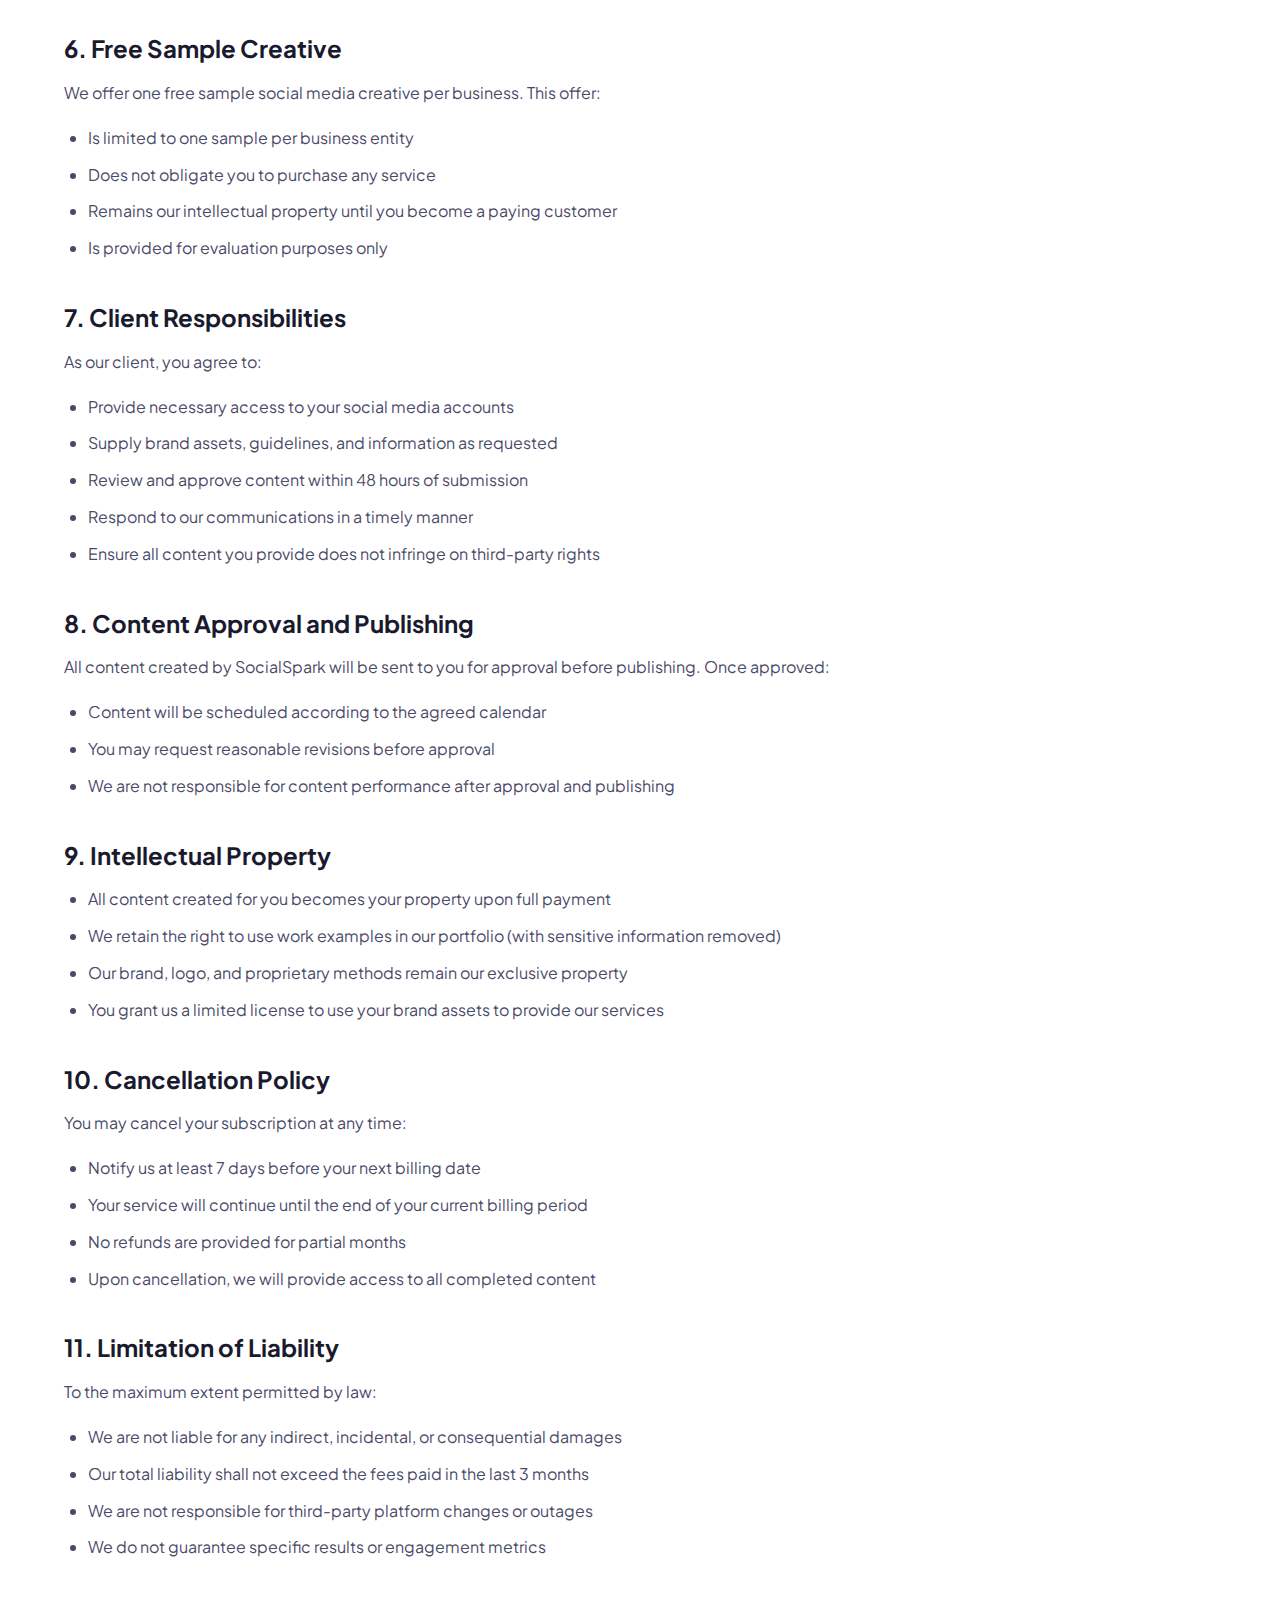
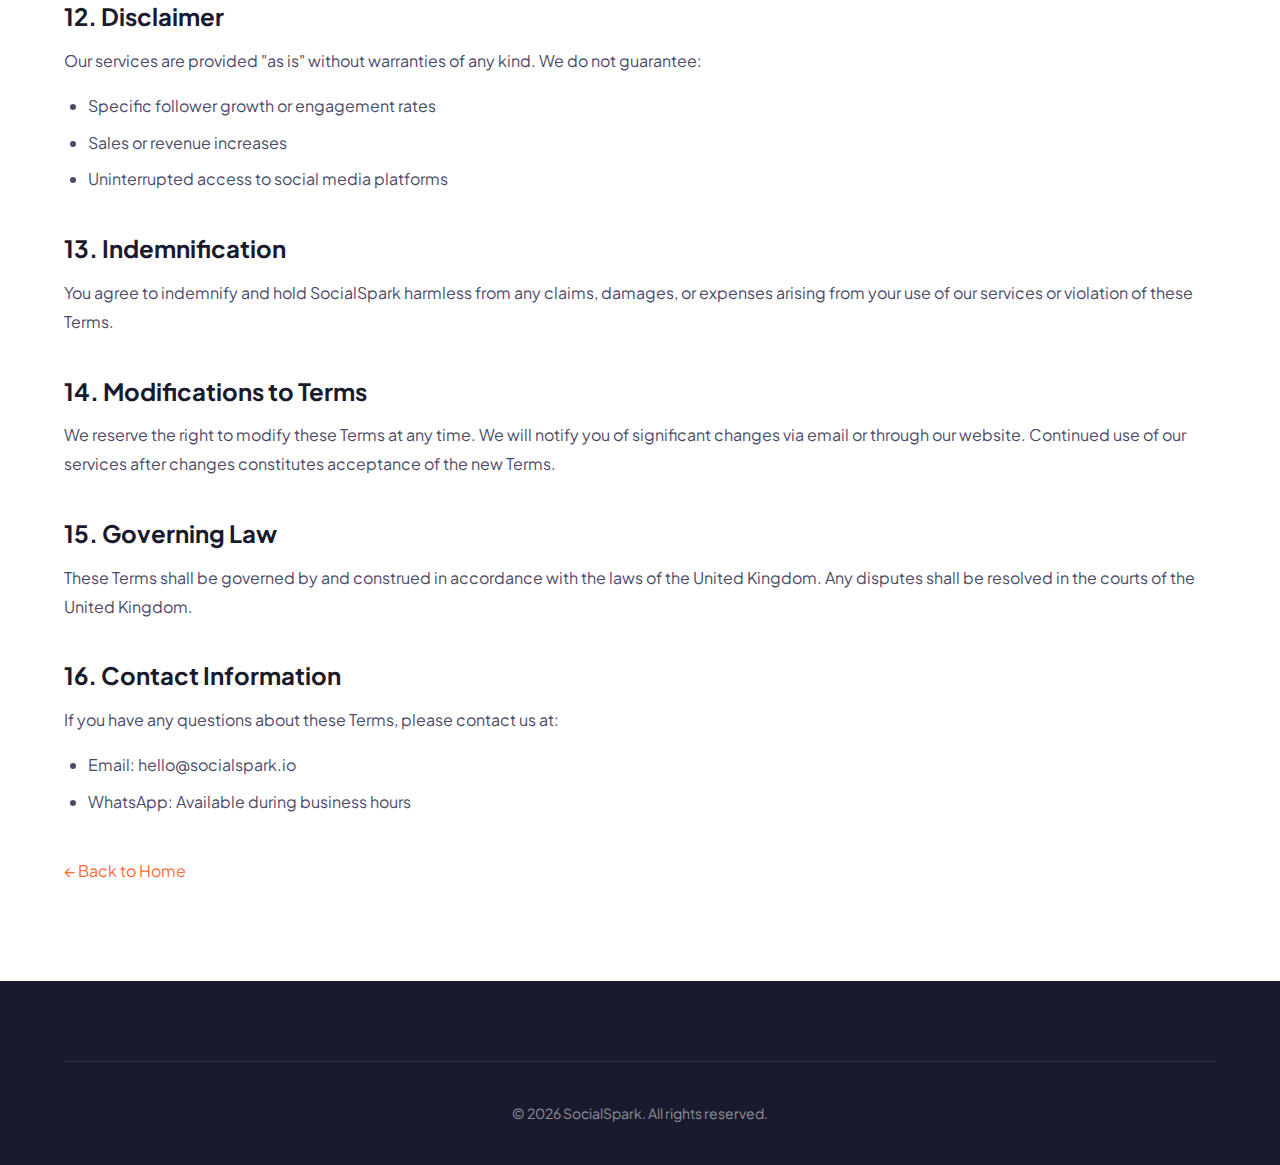
<file: terms.html>
<!DOCTYPE html>
<html lang="en">

<head>
    <meta charset="UTF-8">
    <meta name="viewport" content="width=device-width, initial-scale=1.0">
    <meta name="description"
        content="Terms of Service - SocialSpark. Read our terms and conditions for using our social media management services.">
    <title>Terms of Service | SocialSpark</title>
    <link rel="preconnect" href="https://fonts.googleapis.com">
    <link rel="preconnect" href="https://fonts.gstatic.com" crossorigin>
    <link href="https://fonts.googleapis.com/css2?family=Plus+Jakarta+Sans:wght@400;500;600;700;800&display=swap"
        rel="stylesheet">
    <link rel="stylesheet" href="styles.css">
</head>

<body>
    <!-- Header -->
    <header class="header" id="header">
        <nav class="nav container">
            <a href="index.html" class="logo">
                <span class="logo-icon">✦</span>
                <span class="logo-text">SocialSpark</span>
            </a>
            <ul class="nav-links" id="navLinks">
                <li><a href="index.html#pricing-overview">Pricing</a></li>
                <li><a href="index.html#services">Services</a></li>
                <li><a href="index.html#how-it-works">How It Works</a></li>
                <li><a href="index.html#faq">FAQ</a></li>
            </ul>
            <a href="index.html#free-sample" class="btn btn-primary nav-cta">Get Free Sample</a>
            <button class="mobile-menu-btn" id="mobileMenuBtn" aria-label="Toggle menu">
                <span></span><span></span><span></span>
            </button>
        </nav>
    </header>

    <!-- Terms of Service Content -->
    <section class="legal-page">
        <div class="container">
            <h1>Terms of Service</h1>
            <p class="last-updated">Last Updated: January 2026</p>

            <p>Welcome to SocialSpark. By accessing or using our website and services, you agree to be bound by these
                Terms of Service. Please read them carefully before using our services.</p>

            <h2>1. Services Overview</h2>
            <p>SocialSpark provides social media management services, including but not limited to:</p>
            <ul>
                <li>Profile optimization and setup</li>
                <li>Content creation and graphic design</li>
                <li>Caption writing and hashtag research</li>
                <li>Content scheduling and calendar management</li>
                <li>Account management across multiple platforms</li>
            </ul>

            <h2>2. Eligibility</h2>
            <p>You must be at least 18 years old and have the legal authority to enter into these Terms to use our
                services. By using our services, you represent and warrant that you meet these requirements.</p>

            <h2>3. Account Registration</h2>
            <p>To use our services, you may need to provide certain information about yourself and your business. You
                agree to:</p>
            <ul>
                <li>Provide accurate and complete information</li>
                <li>Keep your account information up to date</li>
                <li>Be responsible for all activity under your account</li>
                <li>Notify us immediately of any unauthorized use</li>
            </ul>

            <h2>4. Subscription Plans and Pricing</h2>
            <p>Our services are offered through monthly subscription plans:</p>
            <ul>
                <li><strong>Bronze Plan:</strong> £90/month - 9 posts, 2 platforms</li>
                <li><strong>Silver Plan:</strong> £120/month - 12 posts, 3 platforms</li>
                <li><strong>Gold Plan:</strong> £180/month - 16 posts, 3 platforms</li>
            </ul>
            <p>All plans are billed monthly on a rolling basis. Prices are subject to change with 30 days' notice.</p>

            <h2>5. Payment Terms</h2>
            <ul>
                <li>Payment is due at the beginning of each billing cycle</li>
                <li>We accept major credit cards and bank transfers</li>
                <li>All fees are quoted in British Pounds (GBP)</li>
                <li>Payments are non-refundable except as specified in our refund policy</li>
                <li>Late payments may result in suspension of services</li>
            </ul>

            <h2>6. Free Sample Creative</h2>
            <p>We offer one free sample social media creative per business. This offer:</p>
            <ul>
                <li>Is limited to one sample per business entity</li>
                <li>Does not obligate you to purchase any service</li>
                <li>Remains our intellectual property until you become a paying customer</li>
                <li>Is provided for evaluation purposes only</li>
            </ul>

            <h2>7. Client Responsibilities</h2>
            <p>As our client, you agree to:</p>
            <ul>
                <li>Provide necessary access to your social media accounts</li>
                <li>Supply brand assets, guidelines, and information as requested</li>
                <li>Review and approve content within 48 hours of submission</li>
                <li>Respond to our communications in a timely manner</li>
                <li>Ensure all content you provide does not infringe on third-party rights</li>
            </ul>

            <h2>8. Content Approval and Publishing</h2>
            <p>All content created by SocialSpark will be sent to you for approval before publishing. Once approved:</p>
            <ul>
                <li>Content will be scheduled according to the agreed calendar</li>
                <li>You may request reasonable revisions before approval</li>
                <li>We are not responsible for content performance after approval and publishing</li>
            </ul>

            <h2>9. Intellectual Property</h2>
            <ul>
                <li>All content created for you becomes your property upon full payment</li>
                <li>We retain the right to use work examples in our portfolio (with sensitive information removed)</li>
                <li>Our brand, logo, and proprietary methods remain our exclusive property</li>
                <li>You grant us a limited license to use your brand assets to provide our services</li>
            </ul>

            <h2>10. Cancellation Policy</h2>
            <p>You may cancel your subscription at any time:</p>
            <ul>
                <li>Notify us at least 7 days before your next billing date</li>
                <li>Your service will continue until the end of your current billing period</li>
                <li>No refunds are provided for partial months</li>
                <li>Upon cancellation, we will provide access to all completed content</li>
            </ul>

            <h2>11. Limitation of Liability</h2>
            <p>To the maximum extent permitted by law:</p>
            <ul>
                <li>We are not liable for any indirect, incidental, or consequential damages</li>
                <li>Our total liability shall not exceed the fees paid in the last 3 months</li>
                <li>We are not responsible for third-party platform changes or outages</li>
                <li>We do not guarantee specific results or engagement metrics</li>
            </ul>

            <h2>12. Disclaimer</h2>
            <p>Our services are provided "as is" without warranties of any kind. We do not guarantee:</p>
            <ul>
                <li>Specific follower growth or engagement rates</li>
                <li>Sales or revenue increases</li>
                <li>Uninterrupted access to social media platforms</li>
            </ul>

            <h2>13. Indemnification</h2>
            <p>You agree to indemnify and hold SocialSpark harmless from any claims, damages, or expenses arising from
                your use of our services or violation of these Terms.</p>

            <h2>14. Modifications to Terms</h2>
            <p>We reserve the right to modify these Terms at any time. We will notify you of significant changes via
                email or through our website. Continued use of our services after changes constitutes acceptance of the
                new Terms.</p>

            <h2>15. Governing Law</h2>
            <p>These Terms shall be governed by and construed in accordance with the laws of the United Kingdom. Any
                disputes shall be resolved in the courts of the United Kingdom.</p>

            <h2>16. Contact Information</h2>
            <p>If you have any questions about these Terms, please contact us at:</p>
            <ul>
                <li>Email: hello@socialspark.io</li>
                <li>WhatsApp: Available during business hours</li>
            </ul>

            <p style="margin-top: 40px;"><a href="index.html">← Back to Home</a></p>
        </div>
    </section>

    <!-- Footer -->
    <footer class="footer">
        <div class="container">
            <div class="footer-bottom">
                <p>&copy; 2026 SocialSpark. All rights reserved.</p>
            </div>
        </div>
    </footer>

    <script src="main.js"></script>
</body>

</html>
</file>
<file: styles.css>
/* ========================================
   CSS Variables & Reset
======================================== */
:root {
    /* Primary Colors */
    --orange-vibrant: #FF6B35;
    --orange-deep: #E85A24;
    --orange-soft: #FF8F5C;
    --peach-accent: #FFB088;
    --cream-bg: #FFF0E8;

    /* Tier Colors */
    --bronze: #CD7F32;
    --silver: #7B8D9E;
    --gold: #D4AF37;

    /* Neutral Colors */
    --navy-dark: #1A1A2E;
    --gray-muted: #4A4A68;
    --white: #FFFFFF;
    --off-white: #FAFAFA;

    /* Gradients */
    --gradient-orange: linear-gradient(135deg, var(--orange-vibrant), var(--orange-soft));
    --gradient-peach: linear-gradient(135deg, var(--cream-bg), var(--peach-accent));

    /* Shadows */
    --shadow-sm: 0 2px 8px rgba(26, 26, 46, 0.06);
    --shadow-md: 0 4px 20px rgba(26, 26, 46, 0.1);
    --shadow-lg: 0 8px 40px rgba(26, 26, 46, 0.12);
    --shadow-orange: 0 4px 20px rgba(255, 107, 53, 0.3);

    /* Typography - Font Pairing */
    --font-display: 'Bricolage Grotesque', Georgia, serif;
    --font-body: 'Plus Jakarta Sans', -apple-system, BlinkMacSystemFont, sans-serif;

    /* Spacing */
    --container-width: 1200px;
    --section-padding: 100px;

    /* Transitions */
    --transition-fast: 0.2s ease;
    --transition-medium: 0.3s ease;
    --transition-slow: 0.5s ease;
    --transition-bounce: 0.4s cubic-bezier(0.34, 1.56, 0.64, 1);
}

*,
*::before,
*::after {
    margin: 0;
    padding: 0;
    box-sizing: border-box;
}

html {
    scroll-behavior: smooth;
    scroll-padding-top: 80px;
    font-size: 16px;
}

/* Scroll offset for fixed header */
section[id] {
    scroll-margin-top: 80px;
}

body {
    font-family: var(--font-body);
    color: var(--navy-dark);
    background-color: var(--white);
    line-height: 1.6;
    overflow-x: hidden;
}

/* Subtle noise texture overlay for depth */
body::before {
    content: '';
    position: fixed;
    top: 0;
    left: 0;
    width: 100%;
    height: 100%;
    pointer-events: none;
    z-index: 9999;
    opacity: 0.035;
    background-image: url("data:image/svg+xml,%3Csvg viewBox='0 0 256 256' xmlns='http://www.w3.org/2000/svg'%3E%3Cfilter id='noise'%3E%3CfeTurbulence type='fractalNoise' baseFrequency='0.8' numOctaves='4' stitchTiles='stitch'/%3E%3C/filter%3E%3Crect width='100%25' height='100%25' filter='url(%23noise)'/%3E%3C/svg%3E");
}

img {
    max-width: 100%;
    height: auto;
}

a {
    text-decoration: none;
    color: inherit;
}

ul {
    list-style: none;
}

button {
    cursor: pointer;
    border: none;
    background: none;
    font-family: inherit;
}

input,
textarea {
    font-family: inherit;
}

.container {
    max-width: var(--container-width);
    margin: 0 auto;
    padding: 0 24px;
}

/* ========================================
   Typography
======================================== */
h1,
h2,
h3,
h4,
h5,
h6 {
    font-weight: 700;
    line-height: 1.2;
}

.section-header {
    text-align: center;
    margin-bottom: 60px;
}

.section-title {
    font-family: var(--font-display);
    font-size: clamp(32px, 5vw, 42px);
    font-weight: 700;
    margin-bottom: 16px;
    letter-spacing: -0.02em;
}

.section-subtitle {
    font-size: 18px;
    color: var(--gray-muted);
    max-width: 600px;
    margin: 0 auto;
}

.highlight {
    color: var(--orange-vibrant);
}

.section-badge {
    display: inline-block;
    padding: 8px 16px;
    background: var(--cream-bg);
    color: var(--orange-vibrant);
    font-size: 14px;
    font-weight: 600;
    border-radius: 50px;
    margin-bottom: 16px;
}

/* ========================================
   Buttons
======================================== */
.btn {
    display: inline-flex;
    align-items: center;
    justify-content: center;
    gap: 8px;
    padding: 14px 28px;
    font-size: 16px;
    font-weight: 600;
    border-radius: 50px;
    transition: all var(--transition-fast);
    cursor: pointer;
}

.btn-primary {
    background: var(--gradient-orange);
    color: var(--white);
    box-shadow: var(--shadow-orange);
}

.btn-primary:hover {
    transform: translateY(-3px) scale(1.02);
    box-shadow: 0 8px 30px rgba(255, 107, 53, 0.45);
}

.btn-secondary {
    background: var(--white);
    color: var(--navy-dark);
    border: 2px solid var(--cream-bg);
}

.btn-secondary:hover {
    border-color: var(--orange-vibrant);
    color: var(--orange-vibrant);
    transform: translateY(-2px);
    box-shadow: var(--shadow-sm);
}

.btn-white {
    background: var(--white);
    color: var(--orange-vibrant);
    font-weight: 700;
}

.btn-white:hover {
    transform: translateY(-2px);
    box-shadow: var(--shadow-lg);
}

.btn-outline-white {
    background: transparent;
    color: var(--white);
    border: 2px solid var(--white);
}

.btn-outline-white:hover {
    background: var(--white);
    color: var(--orange-vibrant);
}

.btn-lg {
    padding: 18px 36px;
    font-size: 18px;
}

.btn-sm {
    padding: 10px 20px;
    font-size: 14px;
}

/* Button Focus States for Accessibility */
.btn:focus {
    outline: 2px solid var(--orange-vibrant);
    outline-offset: 2px;
}

.btn:focus:not(:focus-visible) {
    outline: none;
}

.btn:focus-visible {
    outline: 2px solid var(--orange-vibrant);
    outline-offset: 2px;
}

.btn-block {
    width: 100%;
}

/* ========================================
   Header & Navigation
======================================== */
.header {
    position: fixed;
    top: 0;
    left: 0;
    right: 0;
    z-index: 10000;
    background: rgba(255, 255, 255, 0.98);
    backdrop-filter: blur(10px);
    transition: box-shadow var(--transition-fast);
}

.header.scrolled {
    box-shadow: var(--shadow-md);
}

.nav {
    display: flex;
    align-items: center;
    justify-content: space-between;
    height: 80px;
}

.logo {
    display: flex;
    align-items: center;
    gap: 8px;
    font-size: 24px;
    font-weight: 800;
}

.logo-icon {
    color: var(--orange-vibrant);
    font-size: 28px;
}

.nav-links {
    display: flex;
    align-items: center;
    gap: 36px;
}

.nav-links a {
    font-size: 15px;
    font-weight: 500;
    color: var(--gray-muted);
    transition: color var(--transition-fast);
}

.nav-links a:hover {
    color: var(--orange-vibrant);
}

.nav-cta {
    padding: 12px 24px;
}

.mobile-menu-btn {
    display: none;
    flex-direction: column;
    gap: 5px;
    padding: 8px;
}

.mobile-menu-btn span {
    display: block;
    width: 24px;
    height: 2px;
    background: var(--navy-dark);
    border-radius: 2px;
    transition: all var(--transition-fast);
}

/* Mobile Menu */
@media (max-width: 900px) {
    .nav-links {
        position: fixed;
        top: 80px;
        left: 0;
        right: 0;
        height: calc(100vh - 80px);
        height: calc(100dvh - 80px);
        flex-direction: column;
        justify-content: flex-start;
        padding: 24px;
        gap: 0;
        background: var(--white);
        transform: translateX(100%);
        transition: transform var(--transition-medium);
        z-index: 9999;
        overflow-y: auto;
        box-shadow: -4px 0 20px rgba(0, 0, 0, 0.1);
    }

    .nav-links.active {
        transform: translateX(0);
    }

    .nav-links li {
        width: 100%;
    }

    .nav-links.active li {
        display: block;
    }

    .nav-links a {
        display: block;
        width: 100%;
        font-size: 18px;
        font-weight: 600;
        padding: 18px 20px;
        background: var(--off-white);
        border-radius: 12px;
        margin-bottom: 12px;
        transition: all var(--transition-fast);
        color: var(--navy-dark);
    }

    .nav-links a:hover {
        background: var(--cream-bg);
        color: var(--orange-vibrant);
    }

    .nav-cta {
        display: none;
    }

    .mobile-menu-btn {
        display: flex;
    }

    .mobile-menu-btn.active span:nth-child(1) {
        transform: rotate(45deg) translate(5px, 5px);
    }

    .mobile-menu-btn.active span:nth-child(2) {
        opacity: 0;
    }

    .mobile-menu-btn.active span:nth-child(3) {
        transform: rotate(-45deg) translate(5px, -5px);
    }
}

/* ========================================
   Hero Section
======================================== */
.hero {
    position: relative;
    min-height: calc(100vh - 80px);
    padding: 100px 0 40px;
    overflow: hidden;
    background: linear-gradient(180deg, var(--white) 0%, var(--cream-bg) 100%);
    display: flex;
    align-items: center;
}

.hero-bg {
    position: absolute;
    inset: 0;
    overflow: hidden;
    pointer-events: none;
}

.hero-shape {
    position: absolute;
    border-radius: 50%;
    filter: blur(80px);
    opacity: 0.6;
}

.hero-shape-1 {
    width: 700px;
    height: 700px;
    background: radial-gradient(circle, var(--peach-accent) 0%, transparent 70%);
    top: -250px;
    right: -150px;
    animation: float 8s ease-in-out infinite;
}

.hero-shape-2 {
    width: 500px;
    height: 500px;
    background: radial-gradient(circle, var(--orange-soft) 0%, transparent 70%);
    bottom: -150px;
    left: -150px;
    animation: float 10s ease-in-out infinite reverse;
}

.hero-shape-3 {
    width: 350px;
    height: 350px;
    background: radial-gradient(circle, var(--cream-bg) 0%, transparent 70%);
    top: 40%;
    left: 45%;
    animation: float 12s ease-in-out infinite;
    opacity: 0.7;
}

@keyframes float {

    0%,
    100% {
        transform: translate(0, 0) scale(1);
    }

    50% {
        transform: translate(30px, -30px) scale(1.05);
    }
}

.hero-content {
    display: grid;
    grid-template-columns: 1fr 1fr;
    gap: 60px;
    align-items: center;
    position: relative;
    z-index: 1;
}

.hero-title {
    font-family: var(--font-display);
    font-size: clamp(36px, 4.5vw, 54px);
    font-weight: 800;
    letter-spacing: -0.03em;
    line-height: 1.1;
    margin-bottom: 24px;
}

.hero-subtitle {
    font-size: 18px;
    color: var(--gray-muted);
    margin-bottom: 24px;
    max-width: 500px;
}

/* USP Badges */
.usp-badges {
    display: flex;
    flex-wrap: wrap;
    gap: 12px;
    margin-bottom: 32px;
}

.usp-badge {
    display: inline-flex;
    align-items: center;
    gap: 8px;
    padding: 10px 16px;
    background: var(--white);
    border: 1px solid var(--cream-bg);
    border-radius: 50px;
    font-size: 14px;
    font-weight: 500;
    box-shadow: var(--shadow-sm);
}

.usp-icon {
    font-size: 16px;
}

.usp-badge.highlight {
    background: var(--cream-bg);
    border-color: var(--peach-accent);
    font-weight: 600;
}

.hero-ctas {
    display: flex;
    flex-wrap: wrap;
    gap: 16px;
}

/* Dashboard Mockup */
.hero-image {
    position: relative;
}

.dashboard-mockup {
    background: var(--white);
    border-radius: 16px;
    box-shadow: var(--shadow-lg);
    overflow: hidden;
}

.mockup-header {
    display: flex;
    align-items: center;
    gap: 12px;
    padding: 16px;
    background: var(--off-white);
    border-bottom: 1px solid rgba(0, 0, 0, 0.05);
}

.mockup-dots {
    display: flex;
    gap: 6px;
}

.mockup-dots span {
    width: 10px;
    height: 10px;
    border-radius: 50%;
    background: var(--peach-accent);
}

.mockup-dots span:first-child {
    background: #FF6B6B;
}

.mockup-dots span:nth-child(2) {
    background: #FFD93D;
}

.mockup-dots span:last-child {
    background: #6BCB77;
}

.mockup-title {
    font-size: 13px;
    color: var(--gray-muted);
}

.mockup-content {
    display: flex;
    padding: 20px;
    gap: 20px;
    min-height: 300px;
}

.mockup-sidebar {
    width: 60px;
    display: flex;
    flex-direction: column;
    gap: 12px;
}

.sidebar-item {
    height: 40px;
    background: var(--off-white);
    border-radius: 8px;
}

.sidebar-item.active {
    background: var(--gradient-orange);
}

.mockup-main {
    flex: 1;
    display: flex;
    flex-direction: column;
    gap: 20px;
}

.chart-placeholder {
    flex: 1;
    display: flex;
    align-items: flex-end;
    gap: 12px;
    padding: 20px;
    background: var(--off-white);
    border-radius: 12px;
}

.chart-bar {
    flex: 1;
    height: var(--height);
    background: var(--gradient-orange);
    border-radius: 6px 6px 0 0;
    animation: grow 1s ease-out forwards;
    transform-origin: bottom;
}

@keyframes grow {
    from {
        transform: scaleY(0);
    }

    to {
        transform: scaleY(1);
    }
}

.stats-row {
    display: flex;
    gap: 12px;
}

.stat-card {
    flex: 1;
    padding: 16px;
    background: var(--off-white);
    border-radius: 12px;
    text-align: center;
    font-size: 24px;
}

/* Floating Cards */
.floating-card {
    position: absolute;
    padding: 12px 18px;
    background: var(--white);
    border-radius: 12px;
    box-shadow: var(--shadow-md);
    font-size: 14px;
    font-weight: 600;
    animation: floatCard 3s ease-in-out infinite;
}

.floating-card-1 {
    top: 20px;
    right: -20px;
    animation-delay: 0s;
}

.floating-card-2 {
    bottom: 120px;
    left: -40px;
    animation-delay: 1s;
}

.floating-card-3 {
    bottom: 40px;
    right: 20px;
    animation-delay: 2s;
}

@keyframes floatCard {

    0%,
    100% {
        transform: translateY(0);
    }

    50% {
        transform: translateY(-10px);
    }
}

/* Animations */
.animate-fade-up {
    opacity: 0;
    transform: translateY(30px);
    animation: fadeUp 0.8s ease forwards;
}

.delay-1 {
    animation-delay: 0.2s;
}

.delay-2 {
    animation-delay: 0.4s;
}

.delay-3 {
    animation-delay: 0.6s;
}

@keyframes fadeUp {
    to {
        opacity: 1;
        transform: translateY(0);
    }
}

@media (max-width: 900px) {
    .hero {
        padding: 120px 0 60px;
    }

    .hero-content {
        grid-template-columns: 1fr;
        text-align: center;
    }

    .hero-subtitle {
        margin: 0 auto 24px;
    }

    .usp-badges {
        justify-content: center;
    }

    .hero-ctas {
        justify-content: center;
    }

    .hero-image {
        max-width: 500px;
        margin: 0 auto;
    }

    .floating-card-2 {
        left: 0;
    }
}

/* ========================================
   Pricing Overview Section
======================================== */
.pricing-overview {
    padding: var(--section-padding) 0;
    background: linear-gradient(180deg, var(--off-white) 0%, var(--cream-bg) 100%);
    position: relative;
    overflow: hidden;
}

.pricing-overview::before {
    content: '';
    position: absolute;
    top: -100px;
    right: -100px;
    width: 400px;
    height: 400px;
    background: radial-gradient(circle, rgba(255, 107, 53, 0.08) 0%, transparent 70%);
    pointer-events: none;
}

.pricing-overview-grid {
    display: grid;
    grid-template-columns: repeat(3, 1fr);
    gap: 32px;
    margin-bottom: 48px;
    position: relative;
    z-index: 1;
}

.pricing-overview-card {
    position: relative;
    background: var(--white);
    border-radius: 24px;
    padding: 40px 32px;
    text-align: center;
    border: 2px solid var(--cream-bg);
    transition: all var(--transition-medium);
    box-shadow: 0 4px 20px rgba(0, 0, 0, 0.05);
}

.pricing-overview-card:hover {
    transform: translateY(-10px) rotate(0.5deg);
    box-shadow: 0 16px 48px rgba(0, 0, 0, 0.15);
}

.pricing-overview-card.featured {
    background: linear-gradient(var(--white), var(--white)) padding-box,
        linear-gradient(135deg, var(--orange-vibrant), var(--orange-soft)) border-box;
    border: 3px solid transparent;
    box-shadow: 0 8px 32px rgba(255, 107, 53, 0.2);
    transform: scale(1.02);
}

.pricing-overview-card.featured:hover {
    transform: scale(1.02) translateY(-8px);
    box-shadow: 0 16px 48px rgba(255, 107, 53, 0.25);
}

.popular-tag {
    position: absolute;
    top: -14px;
    left: 50%;
    transform: translateX(-50%);
    padding: 8px 24px;
    background: var(--gradient-orange);
    color: var(--white);
    font-size: 11px;
    font-weight: 700;
    border-radius: 50px;
    text-transform: uppercase;
    letter-spacing: 1px;
    box-shadow: 0 4px 16px rgba(255, 107, 53, 0.4);
}

.pricing-tier {
    display: inline-block;
    padding: 10px 24px;
    font-size: 13px;
    font-weight: 700;
    text-transform: uppercase;
    letter-spacing: 1px;
    border-radius: 50px;
    margin-bottom: 20px;
}

.pricing-tier.bronze {
    background: linear-gradient(135deg, #CD7F32, #E8A84E);
    color: var(--white);
    box-shadow: 0 4px 12px rgba(205, 127, 50, 0.3);
}

.pricing-tier.silver {
    background: linear-gradient(135deg, #6B7D8E, #9AACBE);
    color: var(--white);
    box-shadow: 0 4px 12px rgba(107, 125, 142, 0.3);
}

.pricing-tier.gold {
    background: linear-gradient(135deg, #D4AF37, #F4D04C);
    color: var(--navy-dark);
    box-shadow: 0 4px 12px rgba(212, 175, 55, 0.4);
}

.pricing-amount-compact {
    margin-bottom: 16px;
    display: flex;
    align-items: baseline;
    justify-content: center;
    gap: 2px;
}

.pricing-amount-compact .currency {
    font-size: 28px;
    font-weight: 700;
    color: var(--navy-dark);
}

.pricing-amount-compact .price-value {
    font-size: 56px;
    font-weight: 800;
    color: var(--navy-dark);
    line-height: 1;
}

.pricing-overview-card.featured .price-value {
    background: var(--gradient-orange);
    -webkit-background-clip: text;
    -webkit-text-fill-color: transparent;
    background-clip: text;
}

.pricing-amount-compact .period {
    font-size: 16px;
    color: var(--gray-muted);
    font-weight: 500;
}

.pricing-tagline {
    font-size: 14px;
    color: var(--gray-muted);
    margin-bottom: 16px;
    line-height: 1.5;
}

/* Compact pricing features list for overview cards */
.pricing-features-compact {
    text-align: left;
    margin-bottom: 24px;
    padding: 0 8px;
}

.pricing-features-compact li {
    display: flex;
    align-items: flex-start;
    gap: 8px;
    padding: 6px 0;
    font-size: 13px;
    color: var(--navy-dark);
    border-bottom: 1px solid var(--off-white);
}

.pricing-features-compact li:last-child {
    border-bottom: none;
}

.pricing-features-compact .feature-check {
    color: var(--orange-vibrant);
    font-weight: bold;
    flex-shrink: 0;
}

/* Custom File Upload Area */
.file-upload-area {
    position: relative;
    border: 2px dashed var(--cream-bg);
    border-radius: 12px;
    padding: 14px 16px;
    text-align: center;
    cursor: pointer;
    transition: all var(--transition-fast);
    background: var(--off-white);
}

.file-upload-area:hover {
    border-color: var(--peach-accent);
    background: var(--white);
}

.file-upload-area.dragover {
    border-color: var(--orange-vibrant);
    background: rgba(255, 107, 53, 0.05);
}

.file-input-hidden {
    position: absolute;
    top: 0;
    left: 0;
    width: 100%;
    height: 100%;
    opacity: 0;
    cursor: pointer;
}

.upload-content {
    display: flex;
    align-items: center;
    justify-content: center;
    gap: 10px;
    pointer-events: none;
}

.upload-icon {
    font-size: 20px;
}

.upload-text {
    font-size: 14px;
    font-weight: 500;
    color: var(--navy-dark);
}

.file-name {
    display: block;
    margin-top: 8px;
    font-size: 13px;
    font-weight: 500;
    color: var(--orange-vibrant);
}

.section-cta {
    text-align: center;
    position: relative;
    z-index: 1;
}

/* ========================================
   Platform Feature Design Variations
======================================== */

/* Common platform feature styles */
.platform-feature {
    display: flex;
    flex-direction: row;
    align-items: flex-start !important;
    gap: 8px;
}

.platform-feature .feature-check {
    flex-shrink: 0;
    margin-top: 2px;
}

/* Design 2: Icon Circles (used for all pricing plans) */
.platform-design-2 {
    margin-left: 0;
}

.platform-design-2 strong {
    display: inline;
    font-size: 13px;
}

.platform-icons-row {
    display: flex;
    gap: 8px;
    flex-wrap: wrap;
}

.platform-icon-circle {
    width: 36px;
    height: 36px;
    display: flex;
    align-items: center;
    justify-content: center;
    background: linear-gradient(135deg, #F8F9FA 0%, #E9ECEF 100%);
    border: 2px solid #DEE2E6;
    border-radius: 50%;
    color: #495057;
    cursor: pointer;
    transition: all var(--transition-fast);
    position: relative;
}

.platform-icon-circle:hover {
    background: linear-gradient(135deg, #6B7D8E 0%, #9AACBE 100%);
    border-color: #6B7D8E;
    color: white;
    transform: translateY(-3px) scale(1.1);
    box-shadow: 0 6px 16px rgba(107, 125, 142, 0.35);
}

.platform-icon-circle::after {
    content: attr(data-tooltip);
    position: absolute;
    bottom: 100%;
    left: 50%;
    transform: translateX(-50%) translateY(-8px);
    padding: 6px 12px;
    background: var(--navy-dark);
    color: white;
    font-size: 11px;
    font-weight: 500;
    border-radius: 6px;
    white-space: nowrap;
    opacity: 0;
    pointer-events: none;
    transition: opacity var(--transition-fast), transform var(--transition-fast);
}

.platform-icon-circle:hover::after {
    opacity: 1;
    transform: translateX(-50%) translateY(-4px);
}

/* Responsive adjustments for platform designs */
@media (max-width: 600px) {
    .platform-icons-row {
        gap: 6px;
    }

    .platform-icon-circle {
        width: 32px;
        height: 32px;
    }

    .platform-icon-circle svg {
        width: 14px;
        height: 14px;
    }
}

@media (max-width: 900px) {
    .pricing-overview-grid {
        grid-template-columns: repeat(2, 1fr);
        max-width: 700px;
        margin: 0 auto 40px;
    }

    .pricing-overview-card.featured {
        transform: none;
    }

    .pricing-overview-card.featured:hover {
        transform: translateY(-8px);
    }
}

@media (max-width: 600px) {
    .pricing-overview-grid {
        grid-template-columns: 1fr;
        max-width: 400px;
    }
}

/* ========================================
   Free Sample Section
======================================== */
.free-sample {
    padding: var(--section-padding) 0;
    background: linear-gradient(180deg, var(--white) 0%, var(--cream-bg) 100%);
}

.free-sample-grid {
    display: grid;
    grid-template-columns: 1fr 1fr;
    gap: 60px;
    align-items: center;
}

.free-sample-content {
    max-width: 500px;
}

.free-sample-text {
    font-size: 18px;
    color: var(--gray-muted);
    margin-bottom: 16px;
    line-height: 1.7;
}

.free-sample-emphasis {
    font-size: 18px;
    font-weight: 600;
    color: var(--navy-dark);
    margin-bottom: 32px;
}

.sample-benefits h4 {
    font-size: 18px;
    margin-bottom: 16px;
}

.benefits-list {
    display: flex;
    flex-direction: column;
    gap: 12px;
}

.benefits-list li {
    display: flex;
    align-items: center;
    gap: 12px;
    font-size: 16px;
}

.benefits-list .check {
    color: var(--orange-vibrant);
    font-weight: bold;
}

/* Lead Form */
.free-sample-form-wrapper {
    background: var(--white);
    border-radius: 24px;
    padding: 40px;
    box-shadow: var(--shadow-lg);
}

.lead-form .form-title {
    font-size: 24px;
    text-align: center;
    margin-bottom: 24px;
}

.lead-form .form-group {
    margin-bottom: 20px;
}

.lead-form label {
    display: block;
    font-size: 14px;
    font-weight: 600;
    margin-bottom: 8px;
    color: var(--navy-dark);
}

.lead-form input,
.lead-form textarea {
    width: 100%;
    padding: 14px 16px;
    font-size: 16px;
    border: 2px solid var(--cream-bg);
    border-radius: 12px;
    transition: border-color var(--transition-fast);
    background: var(--off-white);
}

.lead-form input:focus,
.lead-form textarea:focus {
    outline: none;
    border-color: var(--orange-vibrant);
    background: var(--white);
}

.lead-form textarea {
    resize: vertical;
    min-height: 100px;
}

.form-trust {
    text-align: center;
    font-size: 14px;
    color: var(--gray-muted);
    margin-top: 16px;
}

.lead-form .error-message {
    display: block;
    font-size: 12px;
    color: #FF6B6B;
    margin-top: 4px;
}

.lead-form .form-group.error input,
.lead-form .form-group.error textarea {
    border-color: #FF6B6B;
}

@media (max-width: 900px) {
    .free-sample-grid {
        grid-template-columns: 1fr;
    }

    .free-sample-content {
        max-width: 100%;
        text-align: center;
    }

    .benefits-list {
        align-items: center;
    }
}

/* ========================================
   Why Social Media Section
======================================== */
.why-social {
    padding: var(--section-padding) 0;
    background: var(--navy-dark);
    color: var(--white);
}

.why-social-content {
    max-width: 800px;
    margin: 0 auto;
    text-align: center;
}

.why-social .section-title {
    color: var(--white);
    margin-bottom: 32px;
}

.why-social-text {
    font-size: 20px;
    line-height: 1.8;
}

.why-social-text p {
    margin-bottom: 24px;
    opacity: 0.9;
}

.why-social-text .emphasis {
    font-size: 24px;
    font-weight: 700;
    color: var(--orange-vibrant);
    margin-top: 32px;
}

/* ========================================
   Services Section
======================================== */
.services {
    padding: var(--section-padding) 0;
}

.services-grid {
    display: grid;
    grid-template-columns: repeat(5, 1fr);
    gap: 24px;
}

.service-card {
    padding: 32px 24px;
    background: var(--white);
    border: 1px solid rgba(0, 0, 0, 0.05);
    border-radius: 20px;
    text-align: center;
    transition: all var(--transition-bounce);
}

.service-card:hover {
    transform: translateY(-10px) rotate(-1deg);
    box-shadow: var(--shadow-lg);
    border-color: var(--peach-accent);
}

.service-icon {
    width: 70px;
    height: 70px;
    display: flex;
    align-items: center;
    justify-content: center;
    font-size: 32px;
    background: var(--cream-bg);
    border-radius: 50%;
    margin: 0 auto 20px;
}

.service-card h3 {
    font-size: 16px;
    margin-bottom: 12px;
}

.service-card p {
    font-size: 14px;
    color: var(--gray-muted);
    line-height: 1.6;
}

@media (max-width: 1024px) {
    .services-grid {
        grid-template-columns: repeat(3, 1fr);
    }
}

@media (max-width: 768px) {
    .services-grid {
        grid-template-columns: repeat(2, 1fr);
    }
}

@media (max-width: 500px) {
    .services-grid {
        grid-template-columns: 1fr;
    }
}

/* Very small screens (320px) - Fix text cramping */
@media (max-width: 360px) {
    .hero-title {
        font-size: 28px;
    }

    .hero-subtitle {
        font-size: 15px;
    }

    .usp-badge {
        font-size: 12px;
        padding: 8px 12px;
    }

    .hero-image {
        display: none;
    }

    .hero-content {
        grid-template-columns: 1fr;
    }

    .btn {
        font-size: 14px;
        padding: 14px 20px;
    }

    .section-title {
        font-size: 24px;
    }
}

/* ========================================
   How It Works Section - Accordion Style
======================================== */
.how-it-works {
    padding: var(--section-padding) 0;
    background: linear-gradient(180deg, var(--cream-bg) 0%, var(--off-white) 100%);
}

.how-it-works .section-title {
    color: var(--navy-dark);
}

.how-it-works .section-subtitle {
    color: var(--gray-muted);
}

.how-it-works .highlight {
    color: var(--orange-vibrant);
}

.how-it-works-grid {
    display: grid;
    grid-template-columns: 1fr 1fr;
    gap: 60px;
    align-items: center;
}

/* Accordion Styles */
.accordion-wrapper {
    display: flex;
    flex-direction: column;
    gap: 12px;
}

.accordion-item {
    background: var(--white);
    border-radius: 12px;
    overflow: hidden;
    border: 1px solid rgba(0, 0, 0, 0.05);
    transition: all var(--transition-medium);
    box-shadow: 0 2px 8px rgba(0, 0, 0, 0.05);
}

.accordion-item:hover {
    box-shadow: 0 4px 16px rgba(0, 0, 0, 0.1);
}

.accordion-header {
    width: 100%;
    display: flex;
    align-items: center;
    padding: 20px 24px;
    background: var(--white);
    border: none;
    cursor: pointer;
    transition: all var(--transition-fast);
    gap: 16px;
}

.accordion-icon-emoji {
    font-size: 24px;
    flex-shrink: 0;
}

.accordion-title {
    flex: 1;
    text-align: left;
    font-size: 18px;
    font-weight: 700;
    color: var(--navy-dark);
}

.accordion-toggle {
    width: 32px;
    height: 32px;
    display: flex;
    align-items: center;
    justify-content: center;
    background: var(--orange-vibrant);
    color: var(--white);
    border-radius: 50%;
    flex-shrink: 0;
    transition: all var(--transition-fast);
}

.accordion-toggle svg {
    width: 14px;
    height: 14px;
    transition: transform var(--transition-fast);
}

.accordion-item.active .accordion-toggle {
    background: var(--orange-deep);
}

.accordion-item.active .accordion-toggle svg {
    transform: rotate(45deg);
}

.accordion-content {
    max-height: 0;
    overflow: hidden;
    transition: max-height 0.4s ease-out;
}

.accordion-content p {
    padding: 0 24px 20px;
    font-size: 15px;
    color: var(--gray-muted);
    line-height: 1.7;
    margin: 0;
}

.accordion-item.active .accordion-content {
    max-height: 300px;
}

/* How It Works Image */
.how-it-works-image {
    position: relative;
    border-radius: 20px;
    overflow: hidden;
}

.how-it-works-image img {
    width: 100%;
    height: 500px;
    object-fit: cover;
    border-radius: 20px;
}

.floating-badge {
    position: absolute;
    top: 30px;
    right: 30px;
    background: var(--white);
    padding: 12px 20px;
    border-radius: 50px;
    display: flex;
    align-items: center;
    gap: 10px;
    box-shadow: 0 8px 24px rgba(0, 0, 0, 0.15);
    animation: float 3s ease-in-out infinite;
}

.badge-icon {
    font-size: 20px;
}

.badge-text {
    font-size: 14px;
    font-weight: 600;
    color: var(--navy-dark);
}

@keyframes float {

    0%,
    100% {
        transform: translateY(0);
    }

    50% {
        transform: translateY(-10px);
    }
}

@media (max-width: 900px) {
    .how-it-works-grid {
        grid-template-columns: 1fr;
        gap: 40px;
    }

    .how-it-works-image {
        order: -1;
    }

    .how-it-works-image img {
        height: 350px;
    }
}

@media (max-width: 600px) {
    .accordion-header {
        padding: 16px 18px;
    }

    .accordion-title {
        font-size: 16px;
    }

    .accordion-icon-emoji {
        font-size: 20px;
    }

    .accordion-toggle {
        width: 28px;
        height: 28px;
    }

    .accordion-toggle svg {
        width: 12px;
        height: 12px;
    }

    .accordion-content p {
        padding: 0 18px 16px;
        font-size: 14px;
    }

    .how-it-works-image img {
        height: 280px;
    }

    .floating-badge {
        top: 20px;
        right: 20px;
        padding: 10px 16px;
    }
}

/* ========================================
   Testimonials Section
======================================== */
.testimonials {
    padding: var(--section-padding) 0;
}

.testimonials-grid {
    display: grid;
    grid-template-columns: repeat(3, 1fr);
    gap: 32px;
}

.testimonial-card {
    background: var(--white);
    border-radius: 20px;
    padding: 32px;
    border: 1px solid rgba(0, 0, 0, 0.05);
    transition: all var(--transition-medium);
}

.testimonial-card:hover {
    transform: translateY(-4px);
    box-shadow: var(--shadow-md);
}

.testimonial-card.featured {
    background: var(--cream-bg);
    border-color: var(--peach-accent);
}

.stars {
    color: #FFD93D;
    font-size: 18px;
    margin-bottom: 16px;
    letter-spacing: 2px;
}

.testimonial-text {
    font-size: 15px;
    line-height: 1.7;
    color: var(--gray-muted);
    margin-bottom: 24px;
}

.testimonial-author {
    display: flex;
    align-items: center;
    gap: 16px;
}

.author-avatar {
    width: 48px;
    height: 48px;
    display: flex;
    align-items: center;
    justify-content: center;
    background: var(--gradient-orange);
    color: var(--white);
    font-weight: 700;
    font-size: 16px;
    border-radius: 50%;
}

.author-info strong {
    display: block;
    font-size: 16px;
    margin-bottom: 4px;
}

.author-info span {
    font-size: 14px;
    color: var(--gray-muted);
}

@media (max-width: 900px) {
    .testimonials-grid {
        grid-template-columns: 1fr;
        max-width: 500px;
        margin: 0 auto;
    }
}

/* ========================================
   FAQ Section
======================================== */
.faq {
    padding: var(--section-padding) 0;
    background: var(--off-white);
}

.faq-list {
    max-width: 800px;
    margin: 0 auto;
}

.faq-item {
    background: var(--white);
    border-radius: 12px;
    margin-bottom: 16px;
    overflow: hidden;
    border: 1px solid #E5E7EB;
    transition: all var(--transition-fast);
}

.faq-item:hover {
    border-color: #D1D5DB;
}

.faq-item.faq-open {
    border-color: #D1D5DB;
}

.faq-question {
    width: 100%;
    display: flex;
    justify-content: space-between;
    align-items: center;
    padding: 24px 28px;
    font-size: 18px;
    font-weight: 600;
    text-align: left;
    background: none;
    cursor: pointer;
    transition: all var(--transition-fast);
    gap: 20px;
    color: var(--navy-dark);
    border: none;
}

.faq-question span:first-child {
    flex: 1;
}

.faq-question:hover {
    color: var(--navy-dark);
}

.faq-icon {
    display: flex;
    align-items: center;
    justify-content: center;
    color: var(--navy-dark);
    transition: transform 0.3s ease;
    flex-shrink: 0;
}

.faq-icon svg {
    width: 20px;
    height: 20px;
}

.faq-item.faq-open .faq-icon {
    transform: rotate(180deg);
}

.faq-answer {
    max-height: 0;
    overflow: hidden;
    transition: max-height 0.4s ease-out;
}

.faq-answer p {
    padding: 20px 28px 28px;
    font-size: 16px;
    color: var(--gray-muted);
    line-height: 1.8;
    border-top: 1px solid #E5E7EB;
    margin: 0;
}

@media (max-width: 600px) {
    .faq-question {
        padding: 20px;
        font-size: 16px;
    }

    .faq-answer p {
        padding: 16px 20px 24px;
        font-size: 15px;
    }

    .faq-icon svg {
        width: 18px;
        height: 18px;
    }
}

/* ========================================
   Final CTA Section
======================================== */
.final-cta {
    padding: var(--section-padding) 0;
    background: var(--gradient-orange);
    text-align: center;
}

.final-cta-content {
    max-width: 700px;
    margin: 0 auto;
}

.final-cta h2 {
    font-size: clamp(32px, 5vw, 46px);
    color: var(--white);
    margin-bottom: 20px;
}

.final-cta .highlight {
    color: var(--navy-dark);
}

.final-cta p {
    font-size: 18px;
    color: rgba(255, 255, 255, 0.9);
    margin-bottom: 32px;
}

.final-cta-buttons {
    display: flex;
    flex-wrap: wrap;
    justify-content: center;
    gap: 16px;
}

@media (max-width: 600px) {
    .final-cta-buttons {
        flex-direction: column;
    }

    .final-cta-buttons .btn {
        width: 100%;
    }
}

/* ========================================
   Footer
======================================== */
.footer {
    padding: 80px 0 40px;
    background: var(--navy-dark);
    color: var(--white);
}

.footer-grid {
    display: grid;
    grid-template-columns: 2fr 1fr 1fr 1fr;
    gap: 40px;
    margin-bottom: 60px;
}

.footer-brand {
    max-width: 300px;
}

.footer-brand .logo {
    margin-bottom: 20px;
}

.footer-brand .logo-text {
    color: var(--white);
}

.footer-brand p {
    font-size: 14px;
    color: rgba(255, 255, 255, 0.7);
    line-height: 1.7;
    margin-bottom: 24px;
}

.footer-social {
    display: flex;
    gap: 12px;
}

.footer-social a,
.social-link {
    width: 40px;
    height: 40px;
    display: flex;
    align-items: center;
    justify-content: center;
    background: rgba(255, 255, 255, 0.1);
    border-radius: 50%;
    font-size: 16px;
    transition: all var(--transition-fast);
}

.footer-social a:hover,
.social-link:hover {
    background: var(--orange-vibrant);
    transform: translateY(-2px);
}

.footer-links h4 {
    font-size: 16px;
    margin-bottom: 24px;
    color: var(--white);
}

.footer-links ul {
    display: flex;
    flex-direction: column;
    gap: 12px;
}

.footer-links li {
    font-size: 14px;
    color: rgba(255, 255, 255, 0.7);
}

.footer-links a {
    transition: color var(--transition-fast);
}

.footer-links a:hover {
    color: var(--orange-vibrant);
}

.footer-bottom {
    padding-top: 40px;
    border-top: 1px solid rgba(255, 255, 255, 0.1);
    text-align: center;
}

.footer-bottom p {
    font-size: 14px;
    color: rgba(255, 255, 255, 0.5);
}

@media (max-width: 900px) {
    .footer-grid {
        grid-template-columns: 1fr 1fr;
    }

    .footer-brand {
        grid-column: span 2;
        max-width: 100%;
    }
}

@media (max-width: 600px) {
    .footer-grid {
        grid-template-columns: 1fr;
    }

    .footer-brand {
        grid-column: span 1;
    }
}

/* ========================================
   Form Group Shared Styles
======================================== */
.form-group {
    margin-bottom: 20px;
}

.form-group label {
    display: block;
    font-size: 14px;
    font-weight: 600;
    margin-bottom: 8px;
    color: var(--navy-dark);
}

.form-group input,
.form-group textarea {
    width: 100%;
    padding: 14px 16px;
    font-size: 16px;
    border: 2px solid var(--cream-bg);
    border-radius: 12px;
    transition: border-color var(--transition-fast);
    background: var(--off-white);
}

.form-group input:focus,
.form-group textarea:focus {
    outline: none;
    border-color: var(--orange-vibrant);
    background: var(--white);
}

.form-group.error input,
.form-group.error textarea {
    border-color: #FF6B6B;
}

.error-message {
    display: block;
    font-size: 12px;
    color: #FF6B6B;
    margin-top: 4px;
}

/* ========================================
   Reveal Animations
======================================== */
.reveal {
    opacity: 0;
    transform: translateY(30px);
    transition: all 0.6s ease;
}

.reveal.active {
    opacity: 1;
    transform: translateY(0);
}

/* ========================================
   Legal Pages Styles
======================================== */
.legal-page {
    padding: 140px 0 80px;
    min-height: 100vh;
}

.legal-page h1 {
    font-size: clamp(32px, 5vw, 48px);
    margin-bottom: 16px;
}

.legal-page .last-updated {
    color: var(--gray-muted);
    margin-bottom: 40px;
}

.legal-page h2 {
    font-size: 24px;
    margin: 40px 0 16px;
    color: var(--navy-dark);
}

.legal-page p {
    font-size: 16px;
    color: var(--gray-muted);
    line-height: 1.8;
    margin-bottom: 16px;
}

.legal-page ul {
    margin: 16px 0;
    padding-left: 24px;
}

.legal-page ul li {
    font-size: 16px;
    color: var(--gray-muted);
    line-height: 1.8;
    margin-bottom: 8px;
    list-style: disc;
}

.legal-page a {
    color: var(--orange-vibrant);
}

.legal-page a:hover {
    text-decoration: underline;
}

/* ========================================
   Prefers Reduced Motion
======================================== */
@media (prefers-reduced-motion: reduce) {

    *,
    *::before,
    *::after {
        animation-duration: 0.01ms !important;
        animation-iteration-count: 1 !important;
        transition-duration: 0.01ms !important;
    }
}

/* ========================================
   Mobile Overflow Fixes (under 500px)
======================================== */
@media (max-width: 500px) {

    /* Global overflow containment */
    html,
    body {
        overflow-x: hidden;
        max-width: 100vw;
    }

    .container {
        width: 100%;
        max-width: 100%;
        padding-left: 16px;
        padding-right: 16px;
        overflow: hidden;
    }

    /* Hide decorative shapes that cause overflow */
    .hero-shape-1,
    .hero-shape-2,
    .hero-shape-3 {
        display: none;
    }

    /* Hero section fixes */
    .hero {
        padding: 100px 0 40px;
    }

    .hero-content {
        text-align: center;
    }

    .hero-title {
        font-size: 2rem;
    }

    .hero-image {
        display: none;
    }

    .hero-ctas {
        flex-direction: column;
        gap: 12px;
    }

    .hero-ctas .btn {
        width: 100%;
    }

    .usp-badges {
        flex-direction: column;
        align-items: center;
        gap: 8px;
    }

    /* Pricing Overview Grid */
    .pricing-overview-grid {
        grid-template-columns: 1fr;
        gap: 20px;
    }

    .pricing-overview-card {
        max-width: 100%;
    }

    /* Services Grid */
    .services-grid {
        grid-template-columns: 1fr;
        gap: 16px;
    }

    /* Process Steps */
    .process-steps {
        grid-template-columns: 1fr;
        gap: 24px;
    }

    .process-step {
        max-width: 100%;
    }

    /* Testimonials */
    .testimonials-grid {
        grid-template-columns: 1fr;
        gap: 16px;
    }

    /* Free Sample Grid */
    .free-sample-grid {
        grid-template-columns: 1fr;
    }

    /* Footer */
    .footer-grid {
        grid-template-columns: 1fr;
        gap: 32px;
        text-align: center;
    }

    .footer-social {
        justify-content: center;
    }

    /* Quality List */
    .quality-list {
        padding-left: 0;
    }

    /* FAQ */
    .faq-question {
        font-size: 1rem;
        padding: 16px;
    }

    .faq-answer {
        padding: 0 16px 16px;
    }

    /* Section headers */
    .section-header h2 {
        font-size: 1.75rem;
    }

    .section-header p {
        font-size: 1rem;
    }

    /* Pricing comparison - hide on very small screens */
    .pricing-comparison {
        display: none;
    }

    .mobile-pricing-cards {
        display: block;
    }
}
</file>
